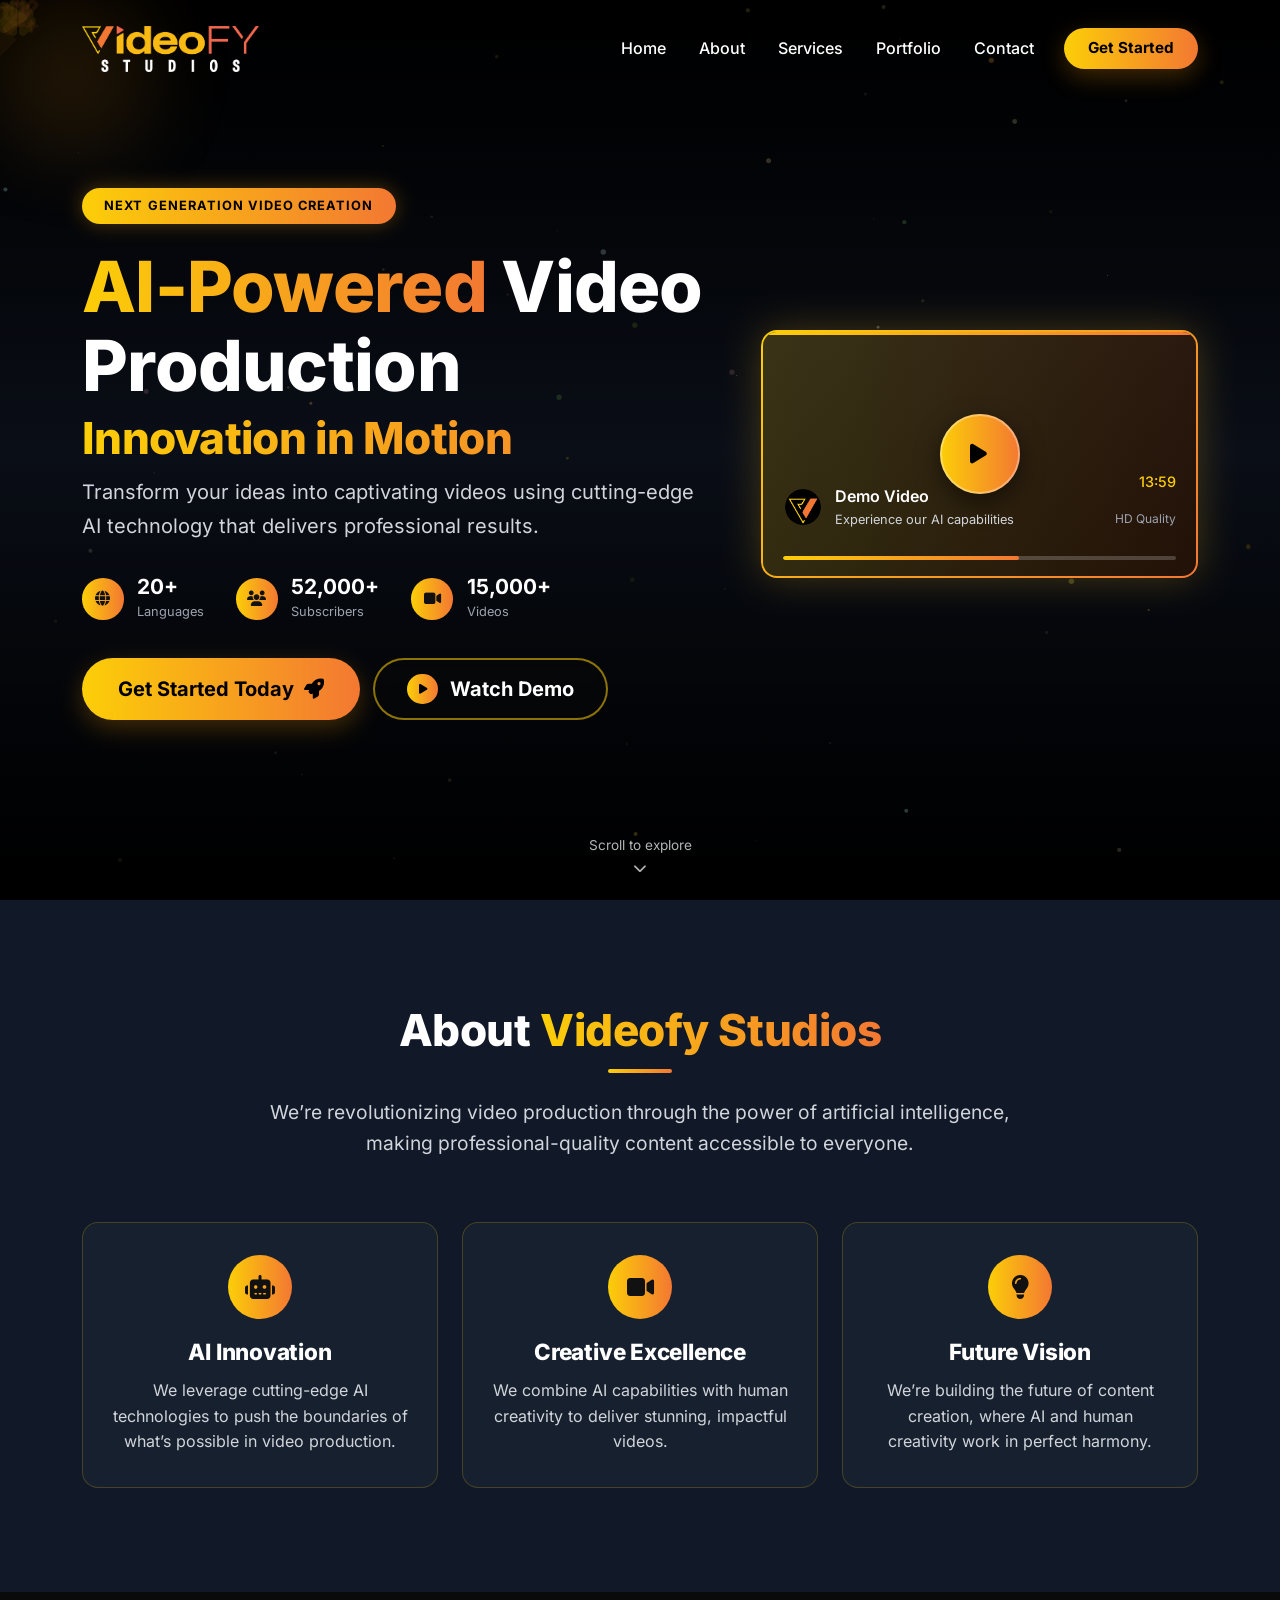
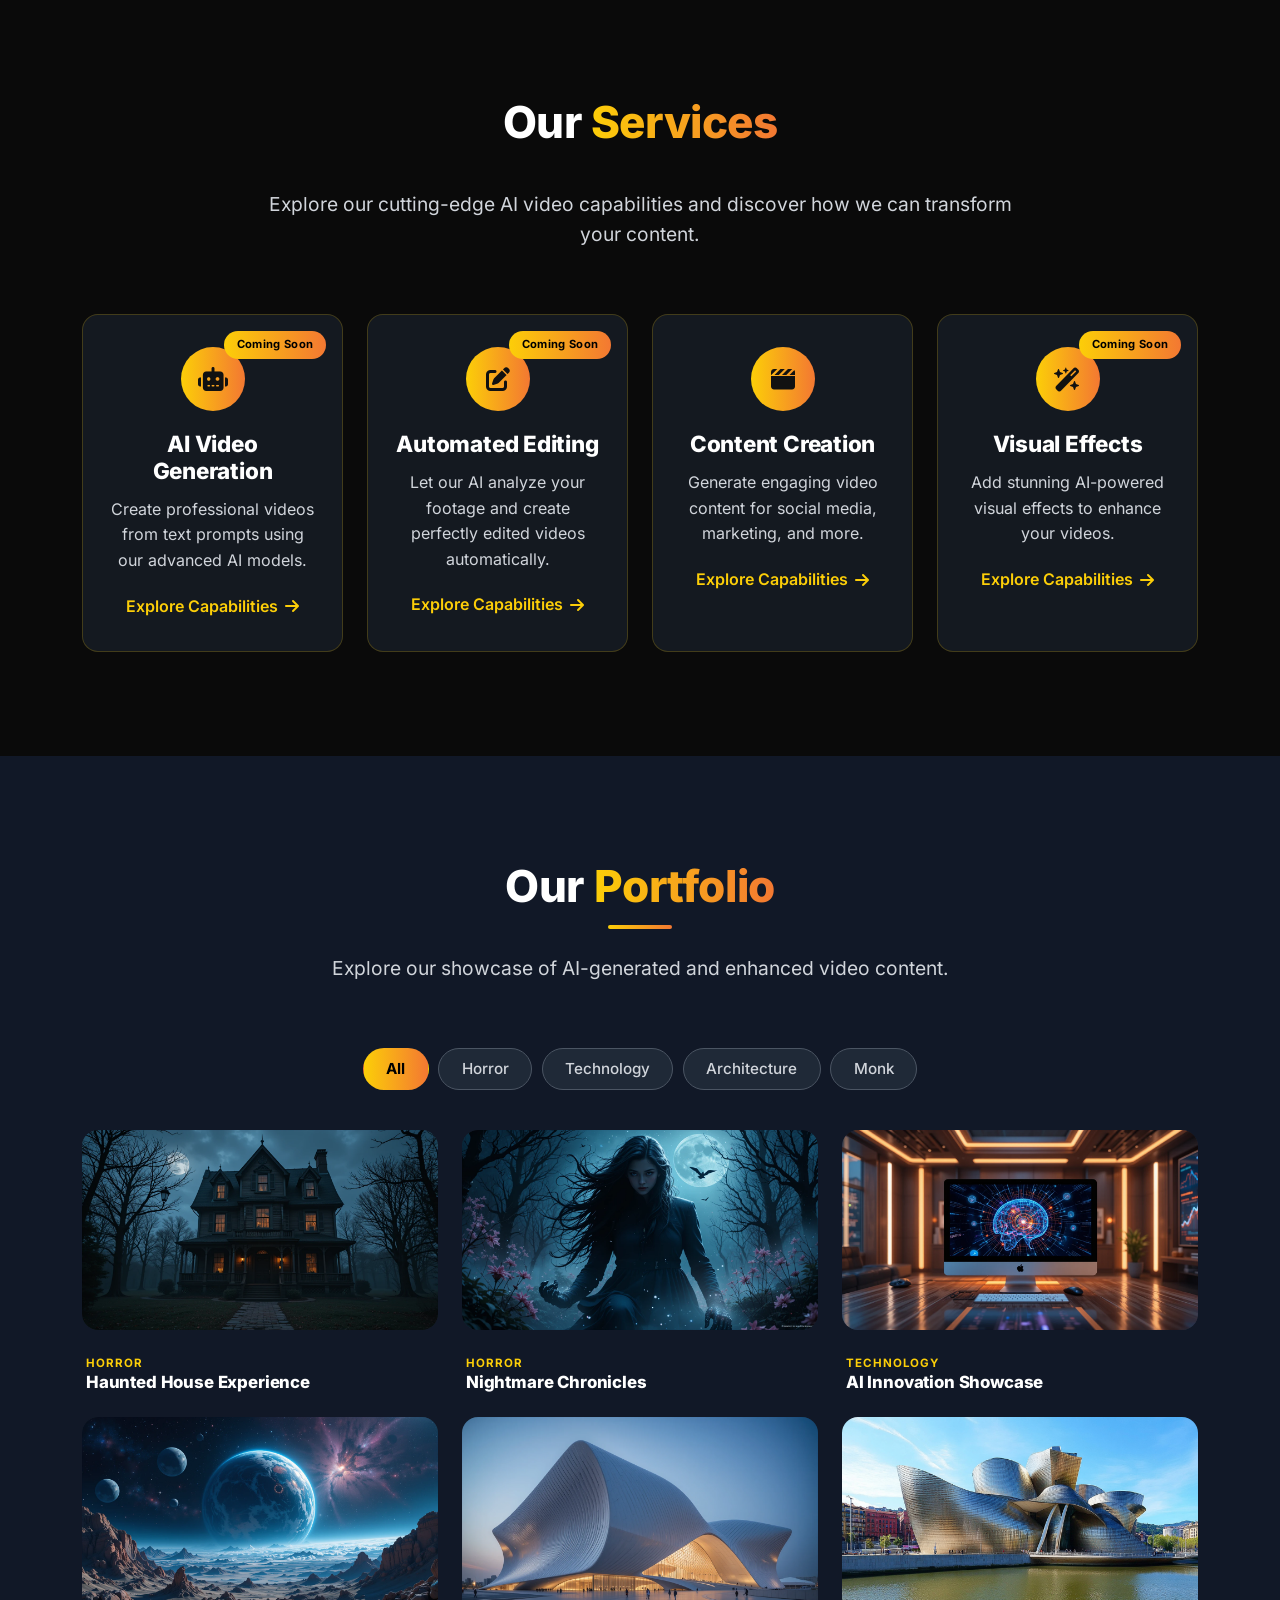
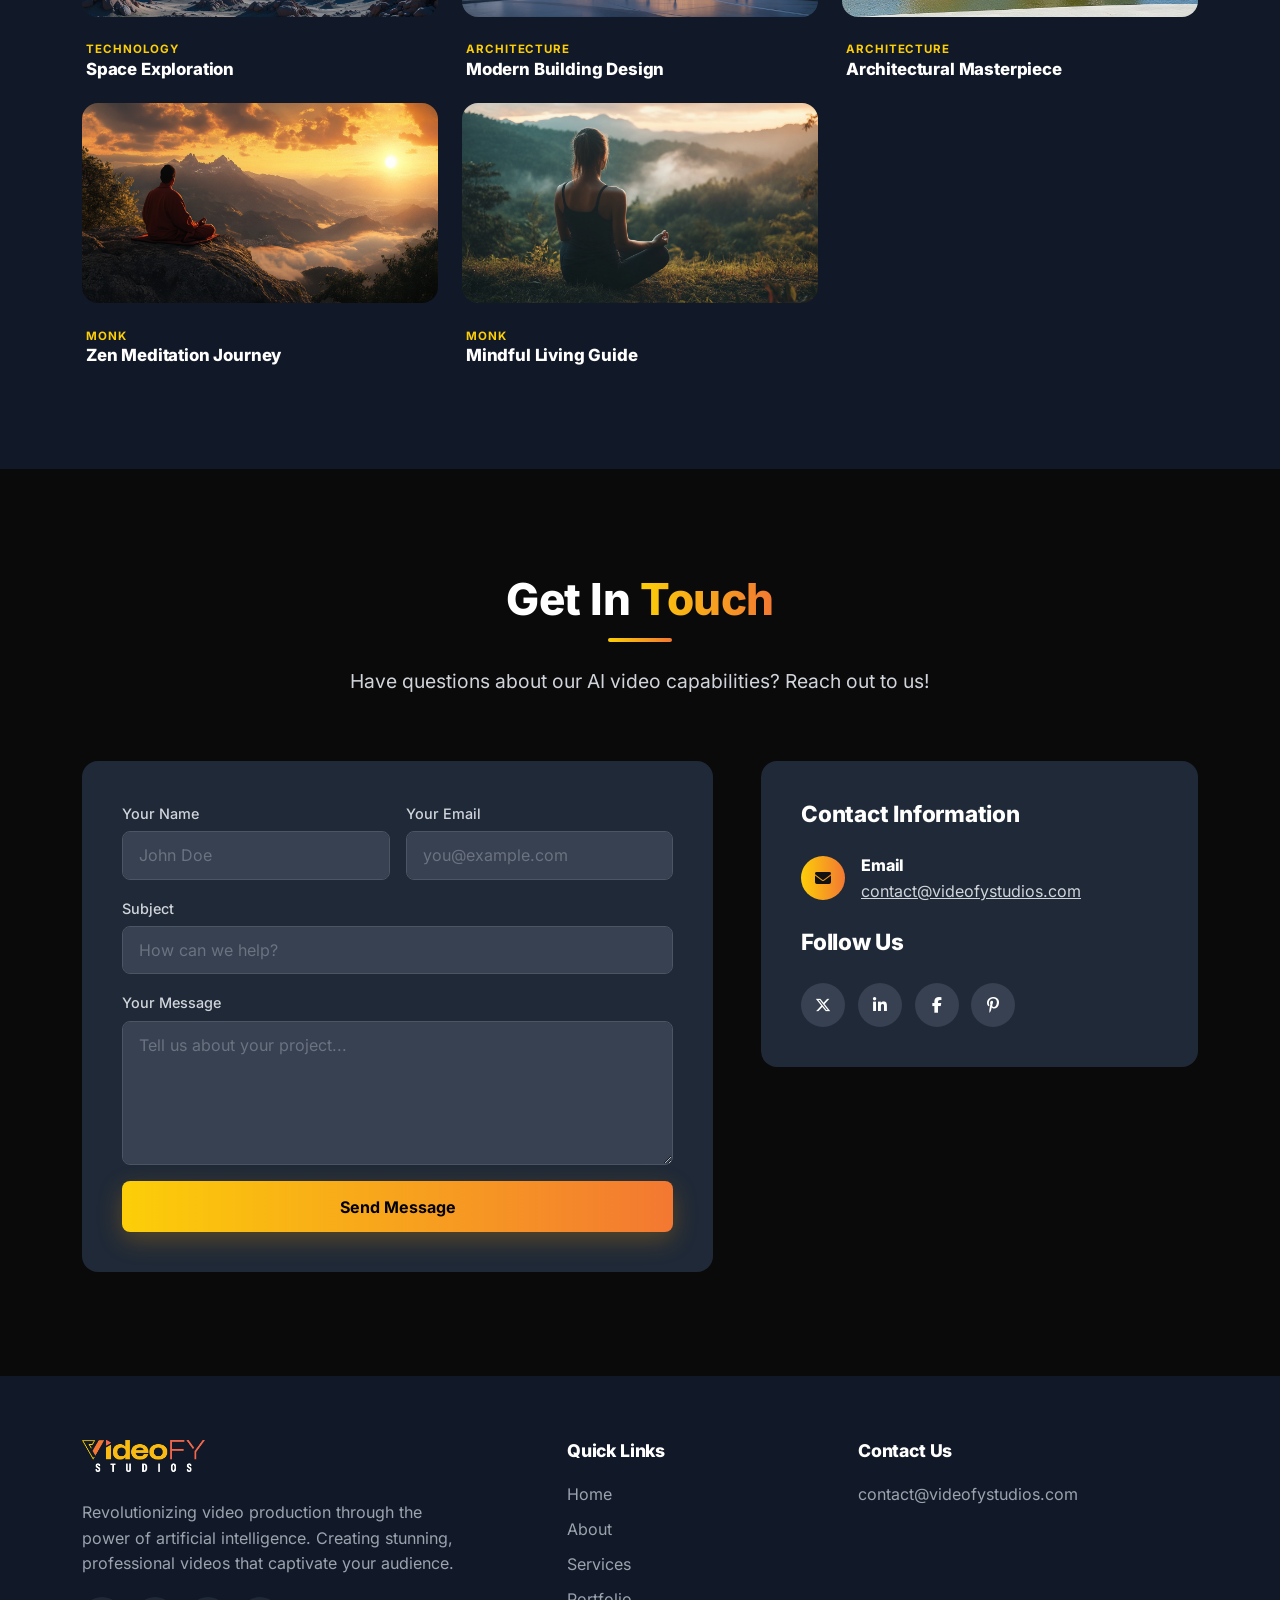
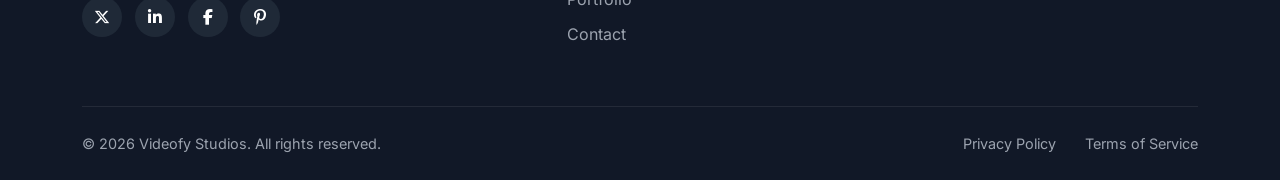
<file: index.html>
<!DOCTYPE html>
<html lang="en">

<head>
  <meta charset="UTF-8">
  <meta name="viewport" content="width=device-width, initial-scale=1.0">
  <title>Videofy Studios | AI-Powered Video Production</title>
  <meta name="description"
    content="Professional video production powered by artificial intelligence. Transform your ideas into captivating videos with cutting-edge AI technology that delivers professional results.">
  <meta name="keywords" content="AI video production, video editing, AI video generation, Videofy Studios">
  <meta name="robots" content="index, follow">
  <link rel="canonical" href="https://videofystudios.com/">

  <!-- Open Graph -->
  <meta property="og:type" content="website">
  <meta property="og:site_name" content="Videofy Studios">
  <meta property="og:title" content="Videofy Studios | AI-Powered Video Production">
  <meta property="og:description"
    content="Professional video production powered by artificial intelligence. Innovation in Motion.">
  <meta property="og:url" content="https://videofystudios.com/">
  <meta property="og:image" content="images/logo.png">

  <!-- Twitter -->
  <meta name="twitter:card" content="summary">
  <meta name="twitter:title" content="Videofy Studios | AI-Powered Video Production">
  <meta name="twitter:description" content="Professional video production powered by artificial intelligence.">

  <link rel="icon" type="image/png" href="images/favicon.png">

  <!-- Vendor CSS -->
  <link rel="stylesheet" href="assets/vendor/bootstrap/bootstrap.min.css">
  <link rel="stylesheet" href="assets/vendor/fontawesome/all.min.css">

  <!-- Site CSS -->
  <link rel="stylesheet" href="css/style.css">

  <!-- Flags for progressive enhancement (see css/style.css reveal rules) -->
  <script>document.documentElement.classList.add('js');</script>
</head>

<body>

  <a class="skip-link" href="#main">Skip to content</a>

  <!-- ======================================================================
       Header / Navigation
       ====================================================================== -->
  <header class="site-header" id="siteHeader">
    <nav class="navbar navbar-expand-lg" id="siteNav" aria-label="Main navigation">
      <div class="container">
        <a class="navbar-brand" href="index.html" aria-label="Videofy Studios - Home">
          <img class="brand-logo" src="images/logo.png" alt="Videofy Studios" width="1873" height="486">
        </a>

        <!-- Toggler opens the offcanvas menu on small screens -->
        <button class="navbar-toggler" type="button" data-bs-toggle="offcanvas" data-bs-target="#mobileMenu"
          aria-controls="mobileMenu" aria-expanded="false" aria-label="Open menu">
          <span class="navbar-toggler-icon"><span></span></span>
        </button>

        <!-- Desktop navigation -->
        <div class="collapse navbar-collapse d-none d-lg-block">
          <ul class="navbar-nav ms-auto">
            <li class="nav-item"><a class="nav-link" href="index.html#home">Home</a></li>
            <li class="nav-item"><a class="nav-link" href="index.html#about">About</a></li>
            <li class="nav-item"><a class="nav-link" href="index.html#services">Services</a></li>
            <li class="nav-item"><a class="nav-link" href="index.html#portfolio">Portfolio</a></li>
            <li class="nav-item"><a class="nav-link" href="index.html#contact">Contact</a></li>
            <li class="nav-item"><a class="btn btn-gradient nav-cta" href="index.html#contact">Get Started</a></li>
          </ul>
        </div>
      </div>
    </nav>
  </header>

  <!-- Mobile offcanvas menu -->
  <div class="offcanvas offcanvas-end mobile-menu" tabindex="-1" id="mobileMenu" aria-labelledby="mobileMenuLabel">
    <div class="offcanvas-header">
      <img class="brand-logo" src="images/logo.png" alt="Videofy Studios" width="1873" height="486">
      <button type="button" class="btn-close" data-bs-dismiss="offcanvas" aria-label="Close menu"></button>
    </div>
    <div class="offcanvas-body">
      <nav aria-label="Mobile navigation">
        <ul class="navbar-nav">
          <li class="nav-item"><a class="nav-link" href="index.html#home">Home</a></li>
          <li class="nav-item"><a class="nav-link" href="index.html#about">About</a></li>
          <li class="nav-item"><a class="nav-link" href="index.html#services">Services</a></li>
          <li class="nav-item"><a class="nav-link" href="index.html#portfolio">Portfolio</a></li>
          <li class="nav-item"><a class="nav-link" href="index.html#contact">Contact</a></li>
        </ul>
        <a class="btn btn-gradient nav-cta" href="index.html#contact">Get Started Today</a>
      </nav>
    </div>
  </div>

  <main id="main">

    <!-- ====================================================================
         Hero
         ==================================================================== -->
    <section class="hero" id="home" aria-label="Welcome to Videofy Studios">
      <!-- Animated background (canvas + floating shapes + overlay) -->
      <div class="hero-bg" aria-hidden="true">
        <canvas class="hero-canvas" id="hero-canvas"></canvas>

        <div class="parallax" data-depth="-20">
          <div class="hero-orb hero-orb-1"></div>
        </div>
        <div class="parallax" data-depth="30">
          <div class="hero-orb hero-orb-2"></div>
        </div>
        <div class="parallax" data-depth="-15">
          <div class="hero-shape hero-shape-1"></div>
        </div>
        <div class="parallax" data-depth="25">
          <div class="hero-shape hero-shape-2"></div>
        </div>
        <div class="parallax" data-depth="-10"><i class="fa-solid fa-brain hero-icon hero-icon-1"></i></div>
        <div class="parallax" data-depth="15"><i
            class="fa-solid fa-hand-sparkles hero-icon hero-icon-sm hero-icon-2"></i></div>
        <div class="parallax" data-depth="-20"><i class="fa-solid fa-wand-magic-sparkles hero-icon hero-icon-3"></i>
        </div>
        <div class="parallax" data-depth="12"><i class="fa-solid fa-play hero-icon hero-icon-4"></i></div>
      </div>
      <div class="hero-overlay" aria-hidden="true"></div>

      <div class="container hero-content">
        <div class="row align-items-center g-5">
          <!-- Text column -->
          <div class="col-lg-7 text-center text-lg-start">
            <span class="hero-badge reveal">NEXT GENERATION VIDEO CREATION</span>

            <h1 class="hero-title reveal" style="transition-delay: 0.05s">
              <span class="text-gradient">AI-Powered</span> Video Production
              <span class="hero-subtitle text-gradient d-block">Innovation in Motion</span>
            </h1>

            <p class="hero-desc reveal" style="transition-delay: 0.1s">
              Transform your ideas into captivating videos using cutting-edge AI
              technology that delivers professional results.
            </p>

            <div class="hero-stats reveal" style="transition-delay: 0.15s">
              <div class="hero-stat">
                <span class="icon-chip"><i class="fa-solid fa-globe" aria-hidden="true"></i></span>
                <span>
                  <span class="hero-stat-value"><span class="stat-number" data-count="20">0</span>+</span>
                  <span class="hero-stat-label d-block">Languages</span>
                </span>
              </div>
              <div class="hero-stat">
                <span class="icon-chip"><i class="fa-solid fa-users" aria-hidden="true"></i></span>
                <span>
                  <span class="hero-stat-value"><span class="stat-number" data-count="52000"
                      data-format="locale">0</span>+</span>
                  <span class="hero-stat-label d-block">Subscribers</span>
                </span>
              </div>
              <div class="hero-stat">
                <span class="icon-chip"><i class="fa-solid fa-video" aria-hidden="true"></i></span>
                <span>
                  <span class="hero-stat-value"><span class="stat-number" data-count="15000"
                      data-format="locale">0</span>+</span>
                  <span class="hero-stat-label d-block">Videos</span>
                </span>
              </div>
            </div>

            <div class="hero-cta reveal" style="transition-delay: 0.2s">
              <a class="btn btn-gradient btn-lg" href="index.html#contact">
                Get Started Today
                <i class="fa-solid fa-rocket" aria-hidden="true"></i>
              </a>
              <button type="button" class="btn btn-demo btn-lg" data-bs-toggle="modal" data-bs-target="#videoModal"
                data-video-id="C1-P1dL3Taw" data-video-title="Videofy Studios Demo Video">
                <span class="icon-circle"><i class="fa-solid fa-play" aria-hidden="true"></i></span>
                Watch Demo
              </button>
            </div>
          </div>

          <!-- Demo video card column (desktop only) -->
          <div class="col-lg-5">
            <div class="demo-card-wrap d-none d-lg-block reveal" style="transition-delay: 0.25s">
              <div class="demo-card">
                <div class="demo-card-inner">
                  <div class="demo-card-sheen" aria-hidden="true"></div>
                  <div class="demo-card-bar" aria-hidden="true"></div>

                  <div class="demo-card-play">
                    <button type="button" class="play-btn" aria-label="Play demo video" data-bs-toggle="modal"
                      data-bs-target="#videoModal" data-video-id="C1-P1dL3Taw"
                      data-video-title="Videofy Studios Demo Video">
                      <span class="play-btn-ring" aria-hidden="true"></span>
                      <i class="fa-solid fa-play" aria-hidden="true"></i>
                    </button>
                  </div>

                  <div class="demo-card-bottom">
                    <div class="demo-card-info">
                      <div class="demo-card-meta">
                        <span class="demo-card-logo">
                          <img src="images/favicon.png" alt="Videofy Studios logo" width="500" height="500"
                            loading="lazy">
                        </span>
                        <span>
                          <button type="button" class="demo-card-title-btn" data-bs-toggle="modal"
                            data-bs-target="#videoModal" data-video-id="C1-P1dL3Taw"
                            data-video-title="Videofy Studios Demo Video">
                            Demo Video
                          </button>
                          <p class="demo-card-sub">Experience our AI capabilities</p>
                        </span>
                      </div>
                      <div class="demo-card-dur">
                        <p class="dur">13:59</p>
                        <p class="quality">HD Quality</p>
                      </div>
                    </div>
                    <div class="demo-card-progress" aria-hidden="true">
                      <div class="fill"></div>
                    </div>
                  </div>
                </div>
              </div>
            </div>
          </div>
        </div>
      </div>

      <a class="scroll-indicator" href="index.html#about">
        <span>Scroll to explore</span>
        <i class="fa-solid fa-chevron-down" aria-hidden="true"></i>
      </a>
    </section>

    <!-- ====================================================================
         About
         ==================================================================== -->
    <section class="about-section section-pad" id="about" aria-labelledby="about-title">
      <div class="container">
        <div class="section-head">
          <h2 class="section-title reveal" id="about-title">
            About <span class="text-gradient">Videofy Studios</span>
          </h2>
          <div class="section-divider reveal" aria-hidden="true"></div>
          <p class="section-lead reveal" style="transition-delay: 0.05s">
            We&rsquo;re revolutionizing video production through the power of
            artificial intelligence, making professional-quality content
            accessible to everyone.
          </p>
        </div>

        <div class="row g-4">
          <div class="col-md-4 reveal">
            <article class="value-card">
              <span class="icon-chip"><i class="fa-solid fa-robot" aria-hidden="true"></i></span>
              <h3>AI Innovation</h3>
              <p>We leverage cutting-edge AI technologies to push the boundaries of what&rsquo;s possible in video
                production.</p>
            </article>
          </div>
          <div class="col-md-4 reveal" style="transition-delay: 0.1s">
            <article class="value-card">
              <span class="icon-chip"><i class="fa-solid fa-video" aria-hidden="true"></i></span>
              <h3>Creative Excellence</h3>
              <p>We combine AI capabilities with human creativity to deliver stunning, impactful videos.</p>
            </article>
          </div>
          <div class="col-md-4 reveal" style="transition-delay: 0.2s">
            <article class="value-card">
              <span class="icon-chip"><i class="fa-solid fa-lightbulb" aria-hidden="true"></i></span>
              <h3>Future Vision</h3>
              <p>We&rsquo;re building the future of content creation, where AI and human creativity work in perfect
                harmony.</p>
            </article>
          </div>
        </div>
      </div>
    </section>

    <!-- ====================================================================
         Services
         ==================================================================== -->
    <section class="services-section section-pad" id="services" aria-labelledby="services-title">
      <div class="container">
        <div class="section-head">
          <h2 class="section-title reveal" id="services-title">
            Our <span class="text-gradient">Services</span>
          </h2>
          <div class="section-divider reveal" aria-hidden="true"></div>
          <p class="section-lead reveal" style="transition-delay: 0.05s">
            Explore our cutting-edge AI video capabilities and discover how we
            can transform your content.
          </p>
        </div>

        <div class="row g-4">
          <div class="col-md-6 col-xl-3 reveal">
            <article class="service-card">
              <span class="coming-soon">Coming Soon</span>
              <span class="icon-chip"><i class="fa-solid fa-robot" aria-hidden="true"></i></span>
              <h3>AI Video Generation</h3>
              <p>Create professional videos from text prompts using our advanced AI models.</p>
              <a class="service-link" href="index.html#contact">Explore Capabilities <i class="fa-solid fa-arrow-right"
                  aria-hidden="true"></i></a>
            </article>
          </div>
          <div class="col-md-6 col-xl-3 reveal" style="transition-delay: 0.1s">
            <article class="service-card">
              <span class="coming-soon">Coming Soon</span>
              <span class="icon-chip"><i class="fa-solid fa-pen-to-square" aria-hidden="true"></i></span>
              <h3>Automated Editing</h3>
              <p>Let our AI analyze your footage and create perfectly edited videos automatically.</p>
              <a class="service-link" href="index.html#contact">Explore Capabilities <i class="fa-solid fa-arrow-right"
                  aria-hidden="true"></i></a>
            </article>
          </div>
          <div class="col-md-6 col-xl-3 reveal" style="transition-delay: 0.2s">
            <article class="service-card">
              <span class="icon-chip"><i class="fa-solid fa-clapperboard" aria-hidden="true"></i></span>
              <h3>Content Creation</h3>
              <p>Generate engaging video content for social media, marketing, and more.</p>
              <a class="service-link" href="index.html#contact">Explore Capabilities <i class="fa-solid fa-arrow-right"
                  aria-hidden="true"></i></a>
            </article>
          </div>
          <div class="col-md-6 col-xl-3 reveal" style="transition-delay: 0.3s">
            <article class="service-card">
              <span class="coming-soon">Coming Soon</span>
              <span class="icon-chip"><i class="fa-solid fa-wand-magic-sparkles" aria-hidden="true"></i></span>
              <h3>Visual Effects</h3>
              <p>Add stunning AI-powered visual effects to enhance your videos.</p>
              <a class="service-link" href="index.html#contact">Explore Capabilities <i class="fa-solid fa-arrow-right"
                  aria-hidden="true"></i></a>
            </article>
          </div>
        </div>
      </div>
    </section>

    <!-- ====================================================================
         Portfolio
         ==================================================================== -->
    <section class="portfolio-section section-pad" id="portfolio" aria-labelledby="portfolio-title">
      <div class="container">
        <div class="section-head">
          <h2 class="section-title reveal" id="portfolio-title">
            Our <span class="text-gradient">Portfolio</span>
          </h2>
          <div class="section-divider reveal" aria-hidden="true"></div>
          <p class="section-lead reveal" style="transition-delay: 0.05s">
            Explore our showcase of AI-generated and enhanced video content.
          </p>
        </div>

        <!-- Filters -->
        <div class="filter-bar reveal" role="group" aria-label="Filter portfolio by category">
          <button type="button" class="filter-btn active" data-filter="all" aria-pressed="true">All</button>
          <button type="button" class="filter-btn" data-filter="Horror" aria-pressed="false">Horror</button>
          <button type="button" class="filter-btn" data-filter="Technology" aria-pressed="false">Technology</button>
          <button type="button" class="filter-btn" data-filter="Architecture" aria-pressed="false">Architecture</button>
          <button type="button" class="filter-btn" data-filter="Monk" aria-pressed="false">Monk</button>
        </div>

        <!-- Portfolio grid -->
        <div class="row g-4" id="portfolioGrid">
          <div class="col-sm-6 col-lg-4 portfolio-card reveal" data-category="Horror">
            <button type="button" class="portfolio-open w-100 border-0 p-0 text-start bg-transparent"
              data-bs-toggle="modal" data-bs-target="#videoModal" data-video-id="S3AkCTbfvIk"
              data-video-title="Haunted House Experience" data-video-category="Horror"
              aria-label="Play Haunted House Experience video">
              <span class="card-media d-block">
                <img src="images/Category/Horror/haunted_house_experience.webp"
                  alt="Haunted House Experience video thumbnail" width="1279" height="719" loading="lazy">
                <span class="card-media-overlay">
                  <span class="overlay-play"><i class="fa-solid fa-play" aria-hidden="true"></i></span>
                  <span class="play-hint">Watch Video</span>
                </span>
              </span>
            </button>
            <div class="card-caption">
              <span class="d-block card-cat">Horror</span>
              <h3 class="mb-0">Haunted House Experience</h3>
            </div>
          </div>

          <div class="col-sm-6 col-lg-4 portfolio-card reveal" style="transition-delay: 0.1s" data-category="Horror">
            <button type="button" class="portfolio-open w-100 border-0 p-0 text-start bg-transparent"
              data-bs-toggle="modal" data-bs-target="#videoModal" data-video-id="JUg-ZkjVvm8"
              data-video-title="Nightmare Chronicles" data-video-category="Horror"
              aria-label="Play Nightmare Chronicles video">
              <span class="card-media d-block">
                <img src="images/Category/Horror/nightmare_chronicles.webp" alt="Nightmare Chronicles video thumbnail"
                  width="1279" height="719" loading="lazy">
                <span class="card-media-overlay">
                  <span class="overlay-play"><i class="fa-solid fa-play" aria-hidden="true"></i></span>
                  <span class="play-hint">Watch Video</span>
                </span>
              </span>
            </button>
            <div class="card-caption">
              <span class="d-block card-cat">Horror</span>
              <h3 class="mb-0">Nightmare Chronicles</h3>
            </div>
          </div>

          <div class="col-sm-6 col-lg-4 portfolio-card reveal" style="transition-delay: 0.2s"
            data-category="Technology">
            <button type="button" class="portfolio-open w-100 border-0 p-0 text-start bg-transparent"
              data-bs-toggle="modal" data-bs-target="#videoModal" data-video-id="2RF5-qYR4G0"
              data-video-title="AI Innovation Showcase" data-video-category="Technology"
              aria-label="Play AI Innovation Showcase video">
              <span class="card-media d-block">
                <img src="images/Category/Technology/ai_innovation_showcase.webp"
                  alt="AI Innovation Showcase video thumbnail" width="1279" height="719" loading="lazy">
                <span class="card-media-overlay">
                  <span class="overlay-play"><i class="fa-solid fa-play" aria-hidden="true"></i></span>
                  <span class="play-hint">Watch Video</span>
                </span>
              </span>
            </button>
            <div class="card-caption">
              <span class="d-block card-cat">Technology</span>
              <h3 class="mb-0">AI Innovation Showcase</h3>
            </div>
          </div>

          <div class="col-sm-6 col-lg-4 portfolio-card reveal" style="transition-delay: 0.3s"
            data-category="Technology">
            <button type="button" class="portfolio-open w-100 border-0 p-0 text-start bg-transparent"
              data-bs-toggle="modal" data-bs-target="#videoModal" data-video-id="jfH5wtTzlxM"
              data-video-title="Space Exploration" data-video-category="Technology"
              aria-label="Play Space Exploration video">
              <span class="card-media d-block">
                <img src="images/Category/Technology/space_exploration.webp" alt="Space Exploration video thumbnail"
                  width="1279" height="719" loading="lazy">
                <span class="card-media-overlay">
                  <span class="overlay-play"><i class="fa-solid fa-play" aria-hidden="true"></i></span>
                  <span class="play-hint">Watch Video</span>
                </span>
              </span>
            </button>
            <div class="card-caption">
              <span class="d-block card-cat">Technology</span>
              <h3 class="mb-0">Space Exploration</h3>
            </div>
          </div>

          <div class="col-sm-6 col-lg-4 portfolio-card reveal" data-category="Architecture">
            <button type="button" class="portfolio-open w-100 border-0 p-0 text-start bg-transparent"
              data-bs-toggle="modal" data-bs-target="#videoModal" data-video-id="sVTsm3hJwq0"
              data-video-title="Modern Building Design" data-video-category="Architecture"
              aria-label="Play Modern Building Design video">
              <span class="card-media d-block">
                <img src="images/Category/Architecture/modern_building_design.webp"
                  alt="Modern Building Design video thumbnail" width="1279" height="719" loading="lazy">
                <span class="card-media-overlay">
                  <span class="overlay-play"><i class="fa-solid fa-play" aria-hidden="true"></i></span>
                  <span class="play-hint">Watch Video</span>
                </span>
              </span>
            </button>
            <div class="card-caption">
              <span class="d-block card-cat">Architecture</span>
              <h3 class="mb-0">Modern Building Design</h3>
            </div>
          </div>

          <div class="col-sm-6 col-lg-4 portfolio-card reveal" style="transition-delay: 0.1s"
            data-category="Architecture">
            <button type="button" class="portfolio-open w-100 border-0 p-0 text-start bg-transparent"
              data-bs-toggle="modal" data-bs-target="#videoModal" data-video-id="8N-r4WSEZBY"
              data-video-title="Architectural Masterpiece" data-video-category="Architecture"
              aria-label="Play Architectural Masterpiece video">
              <span class="card-media d-block">
                <img src="images/Category/Architecture/architectural_masterpiece.webp"
                  alt="Architectural Masterpiece video thumbnail" width="1279" height="719" loading="lazy">
                <span class="card-media-overlay">
                  <span class="overlay-play"><i class="fa-solid fa-play" aria-hidden="true"></i></span>
                  <span class="play-hint">Watch Video</span>
                </span>
              </span>
            </button>
            <div class="card-caption">
              <span class="d-block card-cat">Architecture</span>
              <h3 class="mb-0">Architectural Masterpiece</h3>
            </div>
          </div>

          <div class="col-sm-6 col-lg-4 portfolio-card reveal" style="transition-delay: 0.2s" data-category="Monk">
            <button type="button" class="portfolio-open w-100 border-0 p-0 text-start bg-transparent"
              data-bs-toggle="modal" data-bs-target="#videoModal" data-video-id="pGgV46Cfxis"
              data-video-title="Zen Meditation Journey" data-video-category="Monk"
              aria-label="Play Zen Meditation Journey video">
              <span class="card-media d-block">
                <img src="images/Category/Monk/zen_meditation_journey.webp" alt="Zen Meditation Journey video thumbnail"
                  width="1279" height="719" loading="lazy">
                <span class="card-media-overlay">
                  <span class="overlay-play"><i class="fa-solid fa-play" aria-hidden="true"></i></span>
                  <span class="play-hint">Watch Video</span>
                </span>
              </span>
            </button>
            <div class="card-caption">
              <span class="d-block card-cat">Monk</span>
              <h3 class="mb-0">Zen Meditation Journey</h3>
            </div>
          </div>

          <div class="col-sm-6 col-lg-4 portfolio-card reveal" style="transition-delay: 0.3s" data-category="Monk">
            <button type="button" class="portfolio-open w-100 border-0 p-0 text-start bg-transparent"
              data-bs-toggle="modal" data-bs-target="#videoModal" data-video-id="-xFN7QF4r64"
              data-video-title="Mindful Living Guide" data-video-category="Monk"
              aria-label="Play Mindful Living Guide video">
              <span class="card-media d-block">
                <img src="images/Category/Monk/mindful_living_guide.webp" alt="Mindful Living Guide video thumbnail"
                  width="1279" height="719" loading="lazy">
                <span class="card-media-overlay">
                  <span class="overlay-play"><i class="fa-solid fa-play" aria-hidden="true"></i></span>
                  <span class="play-hint">Watch Video</span>
                </span>
              </span>
            </button>
            <div class="card-caption">
              <span class="d-block card-cat">Monk</span>
              <h3 class="mb-0">Mindful Living Guide</h3>
            </div>
          </div>
        </div>
      </div>
    </section>

    <!-- ====================================================================
         Contact
         ==================================================================== -->
    <section class="contact-section section-pad" id="contact" aria-labelledby="contact-title">
      <div class="container">
        <div class="section-head">
          <h2 class="section-title reveal" id="contact-title">
            Get In <span class="text-gradient">Touch</span>
          </h2>
          <div class="section-divider reveal" aria-hidden="true"></div>
          <p class="section-lead reveal" style="transition-delay: 0.05s">
            Have questions about our AI video capabilities? Reach out to us!
          </p>
        </div>

        <div class="row g-4 g-lg-5 align-items-start">
          <!-- Contact form -->
          <div class="col-lg-7 reveal">
            <form class="contact-form" id="contactForm" novalidate>
              <div class="form-status" id="formStatus" role="status" aria-live="polite"></div>

              <div class="row g-3">
                <div class="col-md-6">
                  <label for="name" class="form-label">Your Name</label>
                  <input type="text" class="form-control" id="name" name="name" placeholder="John Doe"
                    autocomplete="name" required>
                  <div class="invalid-feedback" id="name-feedback"></div>
                </div>
                <div class="col-md-6">
                  <label for="email" class="form-label">Your Email</label>
                  <input type="email" class="form-control" id="email" name="email" placeholder="you@example.com"
                    autocomplete="email" required>
                  <div class="invalid-feedback" id="email-feedback"></div>
                </div>
                <div class="col-12">
                  <label for="subject" class="form-label">Subject</label>
                  <input type="text" class="form-control" id="subject" name="subject" placeholder="How can we help?"
                    required>
                  <div class="invalid-feedback" id="subject-feedback"></div>
                </div>
                <div class="col-12">
                  <label for="message" class="form-label">Your Message</label>
                  <textarea class="form-control" id="message" name="message" rows="5"
                    placeholder="Tell us about your project..." required></textarea>
                  <div class="invalid-feedback" id="message-feedback"></div>
                </div>
                <div class="col-12">
                  <button type="submit" class="btn btn-gradient btn-submit">Send Message</button>
                </div>
              </div>
            </form>
          </div>

          <!-- Contact information -->
          <div class="col-lg-5 reveal" style="transition-delay: 0.1s">
            <aside class="info-card">
              <h3>Contact Information</h3>

              <div class="contact-row">
                <span class="icon-chip"><i class="fa-solid fa-envelope" aria-hidden="true"></i></span>
                <div>
                  <h4>Email</h4>
                  <p><a href="mailto:contact@videofystudios.com">contact@videofystudios.com</a></p>
                </div>
              </div>

              <h3>Follow Us</h3>
              <div class="social-row">
                <a class="social-icon" href="https://x.com/videofystudio" target="_blank" rel="noopener noreferrer"
                  aria-label="Videofy Studios on X (Twitter)">
                  <i class="fa-brands fa-x-twitter" aria-hidden="true"></i>
                </a>
                <a class="social-icon" href="https://www.linkedin.com/company/videofyaistudios" target="_blank"
                  rel="noopener noreferrer" aria-label="Videofy Studios on LinkedIn">
                  <i class="fa-brands fa-linkedin-in" aria-hidden="true"></i>
                </a>
                <a class="social-icon" href="https://www.facebook.com/profile.php?id=61570953320288" target="_blank"
                  rel="noopener noreferrer" aria-label="Videofy Studios on Facebook">
                  <i class="fa-brands fa-facebook-f" aria-hidden="true"></i>
                </a>
                <a class="social-icon" href="https://www.pinterest.com/VideoFYStudios/" target="_blank"
                  rel="noopener noreferrer" aria-label="Videofy Studios on Pinterest">
                  <i class="fa-brands fa-pinterest-p" aria-hidden="true"></i>
                </a>
              </div>
            </aside>
          </div>
        </div>
      </div>
    </section>
  </main>

  <!-- ======================================================================
       Footer
       ====================================================================== -->
  <footer class="site-footer">
    <div class="container">
      <div class="row g-4 g-lg-5">
        <!-- Company info -->
        <div class="col-lg-5">
          <a class="brand-logo d-inline-block" href="index.html" aria-label="Videofy Studios - Home">
            <img class="brand-logo" src="images/logo.png" alt="Videofy Studios" width="1873" height="486">
          </a>
          <p class="footer-about">
            Revolutionizing video production through the power of artificial
            intelligence. Creating stunning, professional videos that captivate
            your audience.
          </p>
          <div class="social-row">
            <a class="social-icon" href="https://x.com/videofystudio" target="_blank" rel="noopener noreferrer"
              aria-label="Videofy Studios on X (Twitter)">
              <i class="fa-brands fa-x-twitter" aria-hidden="true"></i>
            </a>
            <a class="social-icon" href="https://www.linkedin.com/company/videofyaistudios" target="_blank"
              rel="noopener noreferrer" aria-label="Videofy Studios on LinkedIn">
              <i class="fa-brands fa-linkedin-in" aria-hidden="true"></i>
            </a>
            <a class="social-icon" href="https://www.facebook.com/profile.php?id=61570953320288" target="_blank"
              rel="noopener noreferrer" aria-label="Videofy Studios on Facebook">
              <i class="fa-brands fa-facebook-f" aria-hidden="true"></i>
            </a>
            <a class="social-icon" href="https://www.pinterest.com/VideoFYStudios/" target="_blank"
              rel="noopener noreferrer" aria-label="Videofy Studios on Pinterest">
              <i class="fa-brands fa-pinterest-p" aria-hidden="true"></i>
            </a>
          </div>
        </div>

        <!-- Quick links -->
        <div class="col-md-6 col-lg-3">
          <h3>Quick Links</h3>
          <ul class="footer-links">
            <li><a href="index.html#home">Home</a></li>
            <li><a href="index.html#about">About</a></li>
            <li><a href="index.html#services">Services</a></li>
            <li><a href="index.html#portfolio">Portfolio</a></li>
            <li><a href="index.html#contact">Contact</a></li>
          </ul>
        </div>

        <!-- Contact -->
        <div class="col-md-6 col-lg-4">
          <h3>Contact Us</h3>
          <div class="footer-contact">
            <address>
              <a href="mailto:contact@videofystudios.com">contact@videofystudios.com</a>
            </address>
          </div>
        </div>
      </div>

      <div class="footer-bottom">
        <p>&copy; <span id="year">2026</span> Videofy Studios. All rights reserved.</p>
        <div class="footer-legal">
          <a href="privacy.html">Privacy Policy</a>
          <a href="terms.html">Terms of Service</a>
        </div>
      </div>
    </div>
  </footer>

  <!-- ======================================================================
       Video modal (shared by the hero demo and portfolio items)
       ====================================================================== -->
  <div class="modal fade video-modal" id="videoModal" tabindex="-1" aria-labelledby="videoModalTitle"
    aria-hidden="true">
    <div class="modal-dialog modal-dialog-centered modal-lg">
      <div class="modal-content">
        <div class="modal-header">
          <div>
            <h3 class="modal-title" id="videoModalTitle"></h3>
            <p class="modal-cat" id="videoModalCat"></p>
          </div>
          <button type="button" class="btn-close" data-bs-dismiss="modal" aria-label="Close video"></button>
        </div>
        <div class="modal-body p-0">
          <div class="video-embed ratio ratio-16x9">
            <iframe id="videoModalFrame" title="Videofy Studios video player" src="about:blank"
              allow="accelerometer; autoplay; clipboard-write; encrypted-media; gyroscope; picture-in-picture"
              allowfullscreen></iframe>
          </div>
        </div>
      </div>
    </div>
  </div>

  <!-- Vendor JS -->
  <script src="assets/vendor/bootstrap/bootstrap.bundle.min.js" defer></script>
  <!-- Site JS -->
  <script src="js/script.js" defer></script>
</body>

</html>
</file>
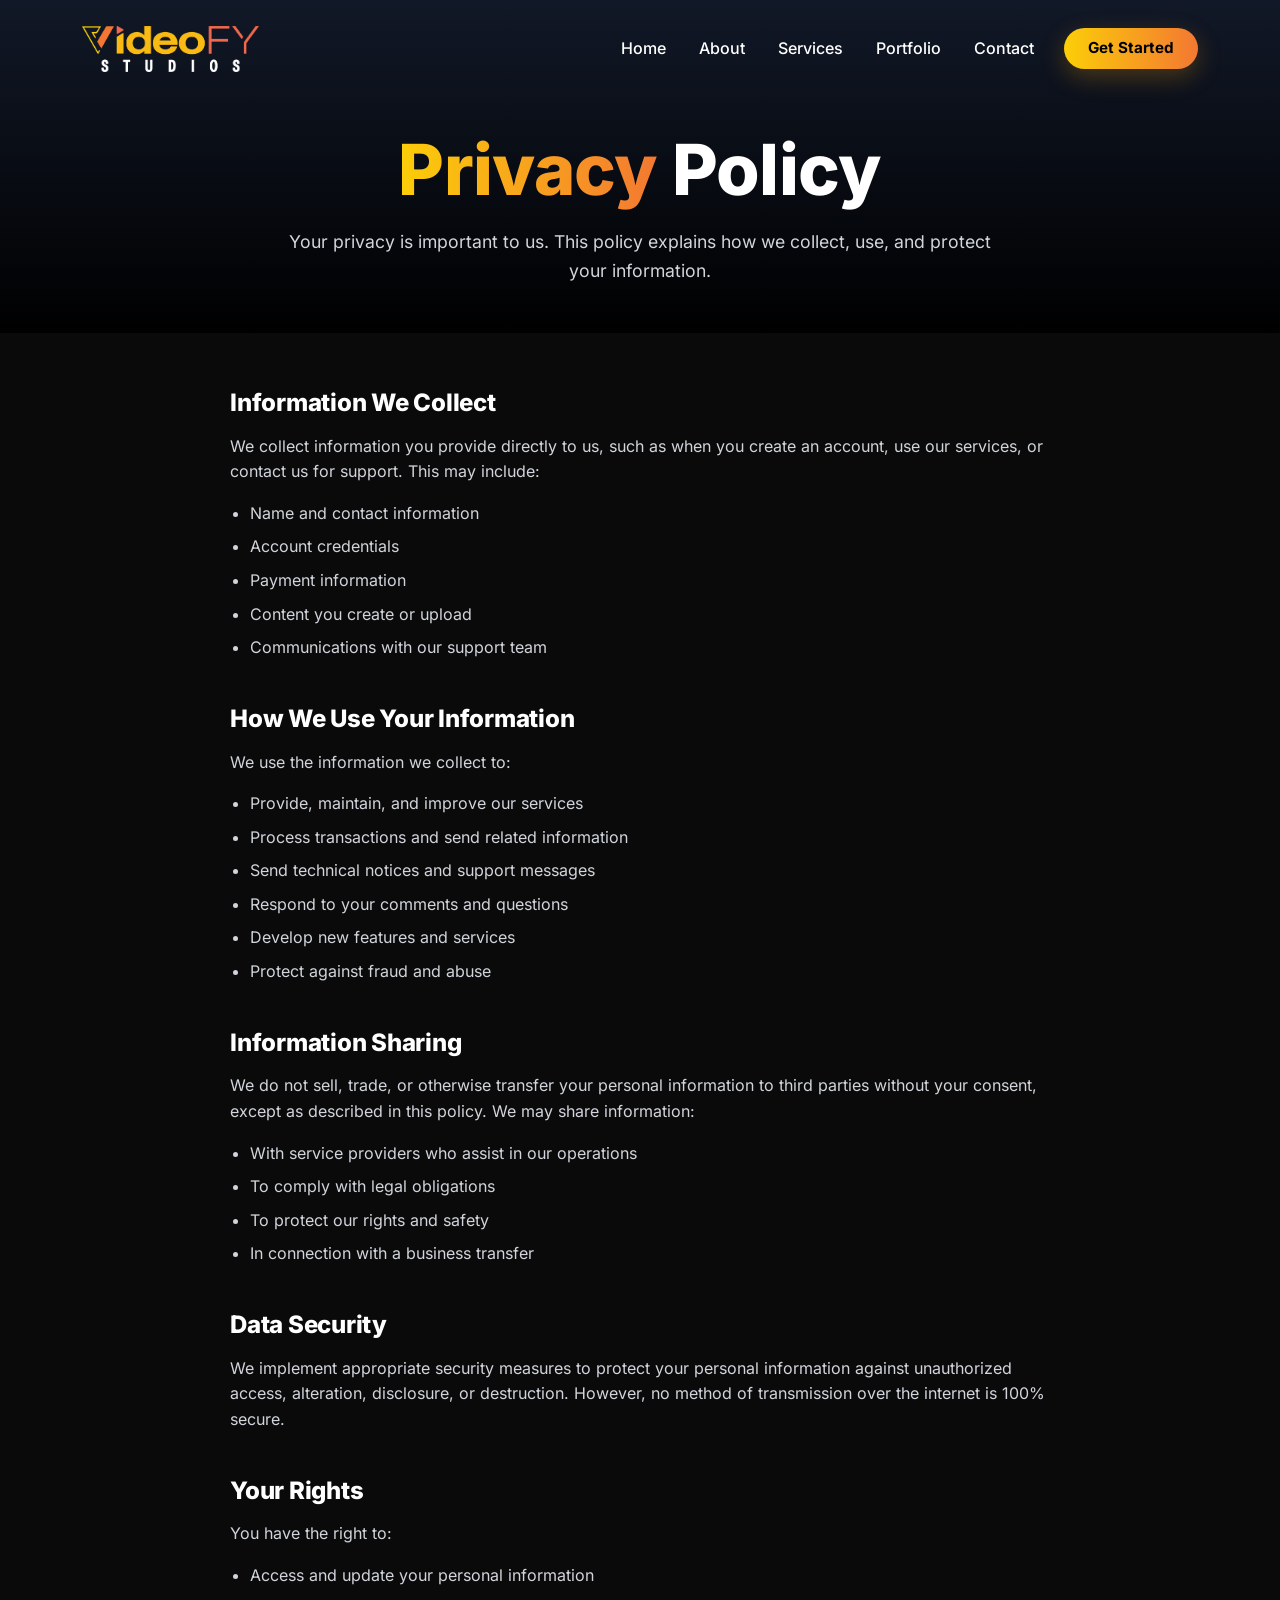
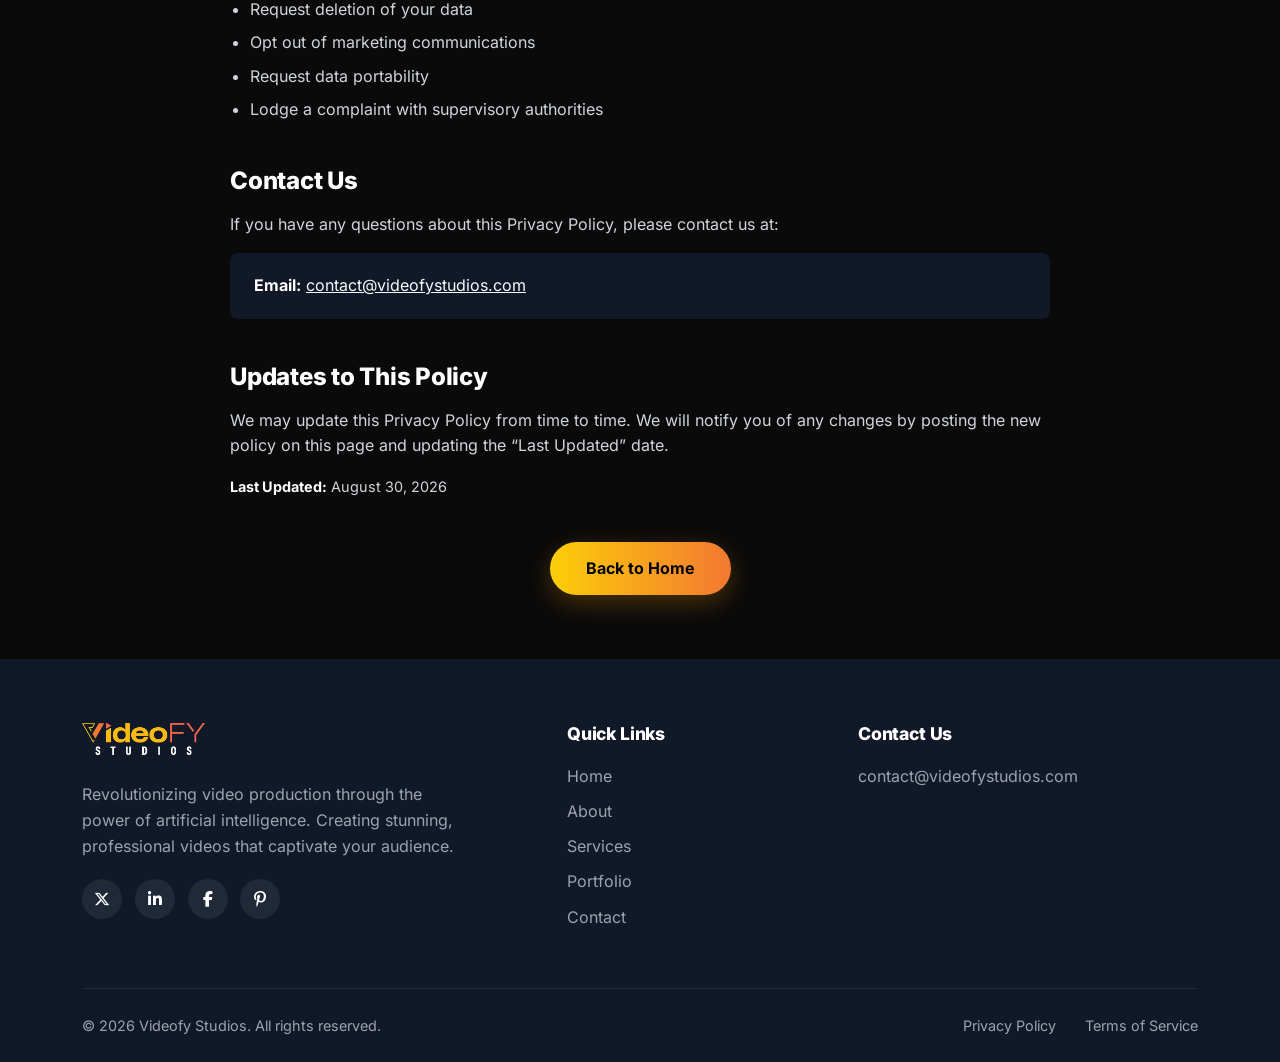
<file: privacy.html>
<!DOCTYPE html>
<html lang="en">

<head>
  <meta charset="UTF-8">
  <meta name="viewport" content="width=device-width, initial-scale=1.0">
  <title>Privacy Policy | Videofy Studios</title>
  <meta name="description"
    content="Videofy Studios Privacy Policy. Your privacy is important to us. This policy explains how we collect, use, and protect your information.">
  <meta name="robots" content="index, follow">
  <link rel="canonical" href="https://videofystudios.com/privacy">

  <!-- Open Graph -->
  <meta property="og:type" content="website">
  <meta property="og:site_name" content="Videofy Studios">
  <meta property="og:title" content="Privacy Policy | Videofy Studios">
  <meta property="og:description"
    content="Your privacy is important to us. This policy explains how we collect, use, and protect your information.">
  <meta property="og:url" content="https://videofystudios.com/privacy">

  <link rel="icon" type="image/png" href="images/favicon.png">

  <!-- Vendor CSS -->
  <link rel="stylesheet" href="assets/vendor/bootstrap/bootstrap.min.css">
  <link rel="stylesheet" href="assets/vendor/fontawesome/all.min.css">

  <!-- Site CSS -->
  <link rel="stylesheet" href="css/style.css">

  <!-- Flags for progressive enhancement (see css/style.css reveal rules) -->
  <script>document.documentElement.classList.add('js');</script>
</head>

<body class="legal-page">

  <a class="skip-link" href="#main">Skip to content</a>

  <!-- ======================================================================
       Header / Navigation
       ====================================================================== -->
  <header class="site-header" id="siteHeader">
    <nav class="navbar navbar-expand-lg" id="siteNav" aria-label="Main navigation">
      <div class="container">
        <a class="navbar-brand" href="index.html" aria-label="Videofy Studios - Home">
          <img class="brand-logo" src="images/logo.png" alt="Videofy Studios" width="1873" height="486">
        </a>

        <button class="navbar-toggler" type="button" data-bs-toggle="offcanvas" data-bs-target="#mobileMenu"
          aria-controls="mobileMenu" aria-expanded="false" aria-label="Open menu">
          <span class="navbar-toggler-icon"><span></span></span>
        </button>

        <div class="collapse navbar-collapse d-none d-lg-block">
          <ul class="navbar-nav ms-auto">
            <li class="nav-item"><a class="nav-link" href="index.html#home">Home</a></li>
            <li class="nav-item"><a class="nav-link" href="index.html#about">About</a></li>
            <li class="nav-item"><a class="nav-link" href="index.html#services">Services</a></li>
            <li class="nav-item"><a class="nav-link" href="index.html#portfolio">Portfolio</a></li>
            <li class="nav-item"><a class="nav-link" href="index.html#contact">Contact</a></li>
            <li class="nav-item"><a class="btn btn-gradient nav-cta" href="index.html#contact">Get Started</a></li>
          </ul>
        </div>
      </div>
    </nav>
  </header>

  <!-- Mobile offcanvas menu -->
  <div class="offcanvas offcanvas-end mobile-menu" tabindex="-1" id="mobileMenu" aria-labelledby="mobileMenuLabel">
    <div class="offcanvas-header">
      <img class="brand-logo" src="images/logo.png" alt="Videofy Studios" width="1873" height="486">
      <button type="button" class="btn-close" data-bs-dismiss="offcanvas" aria-label="Close menu"></button>
    </div>
    <div class="offcanvas-body">
      <nav aria-label="Mobile navigation">
        <ul class="navbar-nav">
          <li class="nav-item"><a class="nav-link" href="index.html#home">Home</a></li>
          <li class="nav-item"><a class="nav-link" href="index.html#about">About</a></li>
          <li class="nav-item"><a class="nav-link" href="index.html#services">Services</a></li>
          <li class="nav-item"><a class="nav-link" href="index.html#portfolio">Portfolio</a></li>
          <li class="nav-item"><a class="nav-link" href="index.html#contact">Contact</a></li>
        </ul>
        <a class="btn btn-gradient nav-cta" href="index.html#contact">Get Started Today</a>
      </nav>
    </div>
  </div>

  <main id="main">

    <!-- Page header -->
    <div class="legal-hero">
      <div class="container">
        <h1><span class="text-gradient">Privacy</span> Policy</h1>
        <p class="legal-lead">
          Your privacy is important to us. This policy explains how we collect,
          use, and protect your information.
        </p>
      </div>
    </div>

    <!-- Content -->
    <div class="legal-content">
      <div class="container">
        <div class="legal-wrap">

          <section class="legal-section">
            <h2>Information We Collect</h2>
            <p>
              We collect information you provide directly to us, such as when you
              create an account, use our services, or contact us for support. This
              may include:
            </p>
            <ul class="legal-list">
              <li>Name and contact information</li>
              <li>Account credentials</li>
              <li>Payment information</li>
              <li>Content you create or upload</li>
              <li>Communications with our support team</li>
            </ul>
          </section>

          <section class="legal-section">
            <h2>How We Use Your Information</h2>
            <p>We use the information we collect to:</p>
            <ul class="legal-list">
              <li>Provide, maintain, and improve our services</li>
              <li>Process transactions and send related information</li>
              <li>Send technical notices and support messages</li>
              <li>Respond to your comments and questions</li>
              <li>Develop new features and services</li>
              <li>Protect against fraud and abuse</li>
            </ul>
          </section>

          <section class="legal-section">
            <h2>Information Sharing</h2>
            <p>
              We do not sell, trade, or otherwise transfer your personal
              information to third parties without your consent, except as
              described in this policy. We may share information:
            </p>
            <ul class="legal-list">
              <li>With service providers who assist in our operations</li>
              <li>To comply with legal obligations</li>
              <li>To protect our rights and safety</li>
              <li>In connection with a business transfer</li>
            </ul>
          </section>

          <section class="legal-section">
            <h2>Data Security</h2>
            <p>
              We implement appropriate security measures to protect your personal
              information against unauthorized access, alteration, disclosure, or
              destruction. However, no method of transmission over the internet is
              100% secure.
            </p>
          </section>

          <section class="legal-section">
            <h2>Your Rights</h2>
            <p>You have the right to:</p>
            <ul class="legal-list">
              <li>Access and update your personal information</li>
              <li>Request deletion of your data</li>
              <li>Opt out of marketing communications</li>
              <li>Request data portability</li>
              <li>Lodge a complaint with supervisory authorities</li>
            </ul>
          </section>

          <section class="legal-section">
            <h2>Contact Us</h2>
            <p>
              If you have any questions about this Privacy Policy, please contact
              us at:
            </p>
            <div class="legal-box">
              <p class="mb-0"><strong>Email:</strong> <a href="mailto:contact@videofystudios.com"
                  class="link-light">contact@videofystudios.com</a></p>
            </div>
          </section>

          <section class="legal-section">
            <h2>Updates to This Policy</h2>
            <p>
              We may update this Privacy Policy from time to time. We will notify
              you of any changes by posting the new policy on this page and
              updating the &ldquo;Last Updated&rdquo; date.
            </p>
            <p class="legal-updated"><strong>Last Updated:</strong> August 30, 2026</p>
          </section>

          <div class="legal-back">
            <a class="btn btn-gradient" href="index.html">Back to Home</a>
          </div>

        </div>
      </div>
    </div>
  </main>

  <!-- ======================================================================
       Footer
       ====================================================================== -->
  <footer class="site-footer">
    <div class="container">
      <div class="row g-4 g-lg-5">
        <div class="col-lg-5">
          <a class="brand-logo d-inline-block" href="index.html" aria-label="Videofy Studios - Home">
            <img class="brand-logo" src="images/logo.png" alt="Videofy Studios" width="1873" height="486">
          </a>
          <p class="footer-about">
            Revolutionizing video production through the power of artificial
            intelligence. Creating stunning, professional videos that captivate
            your audience.
          </p>
          <div class="social-row">
            <a class="social-icon" href="https://x.com/videofystudio" target="_blank" rel="noopener noreferrer"
              aria-label="Videofy Studios on X (Twitter)">
              <i class="fa-brands fa-x-twitter" aria-hidden="true"></i>
            </a>
            <a class="social-icon" href="https://www.linkedin.com/company/videofyaistudios" target="_blank"
              rel="noopener noreferrer" aria-label="Videofy Studios on LinkedIn">
              <i class="fa-brands fa-linkedin-in" aria-hidden="true"></i>
            </a>
            <a class="social-icon" href="https://www.facebook.com/profile.php?id=61570953320288" target="_blank"
              rel="noopener noreferrer" aria-label="Videofy Studios on Facebook">
              <i class="fa-brands fa-facebook-f" aria-hidden="true"></i>
            </a>
            <a class="social-icon" href="https://www.pinterest.com/VideoFYStudios/" target="_blank"
              rel="noopener noreferrer" aria-label="Videofy Studios on Pinterest">
              <i class="fa-brands fa-pinterest-p" aria-hidden="true"></i>
            </a>
          </div>
        </div>

        <div class="col-md-6 col-lg-3">
          <h3>Quick Links</h3>
          <ul class="footer-links">
            <li><a href="index.html#home">Home</a></li>
            <li><a href="index.html#about">About</a></li>
            <li><a href="index.html#services">Services</a></li>
            <li><a href="index.html#portfolio">Portfolio</a></li>
            <li><a href="index.html#contact">Contact</a></li>
          </ul>
        </div>

        <div class="col-md-6 col-lg-4">
          <h3>Contact Us</h3>
          <div class="footer-contact">
            <address>
              <a href="mailto:contact@videofystudios.com">contact@videofystudios.com</a>
            </address>
          </div>
        </div>
      </div>

      <div class="footer-bottom">
        <p>&copy; <span id="year">2026</span> Videofy Studios. All rights reserved.</p>
        <div class="footer-legal">
          <a href="privacy.html">Privacy Policy</a>
          <a href="terms.html">Terms of Service</a>
        </div>
      </div>
    </div>
  </footer>

  <!-- Vendor JS -->
  <script src="assets/vendor/bootstrap/bootstrap.bundle.min.js" defer></script>
  <!-- Site JS -->
  <script src="js/script.js" defer></script>
</body>

</html>
</file>
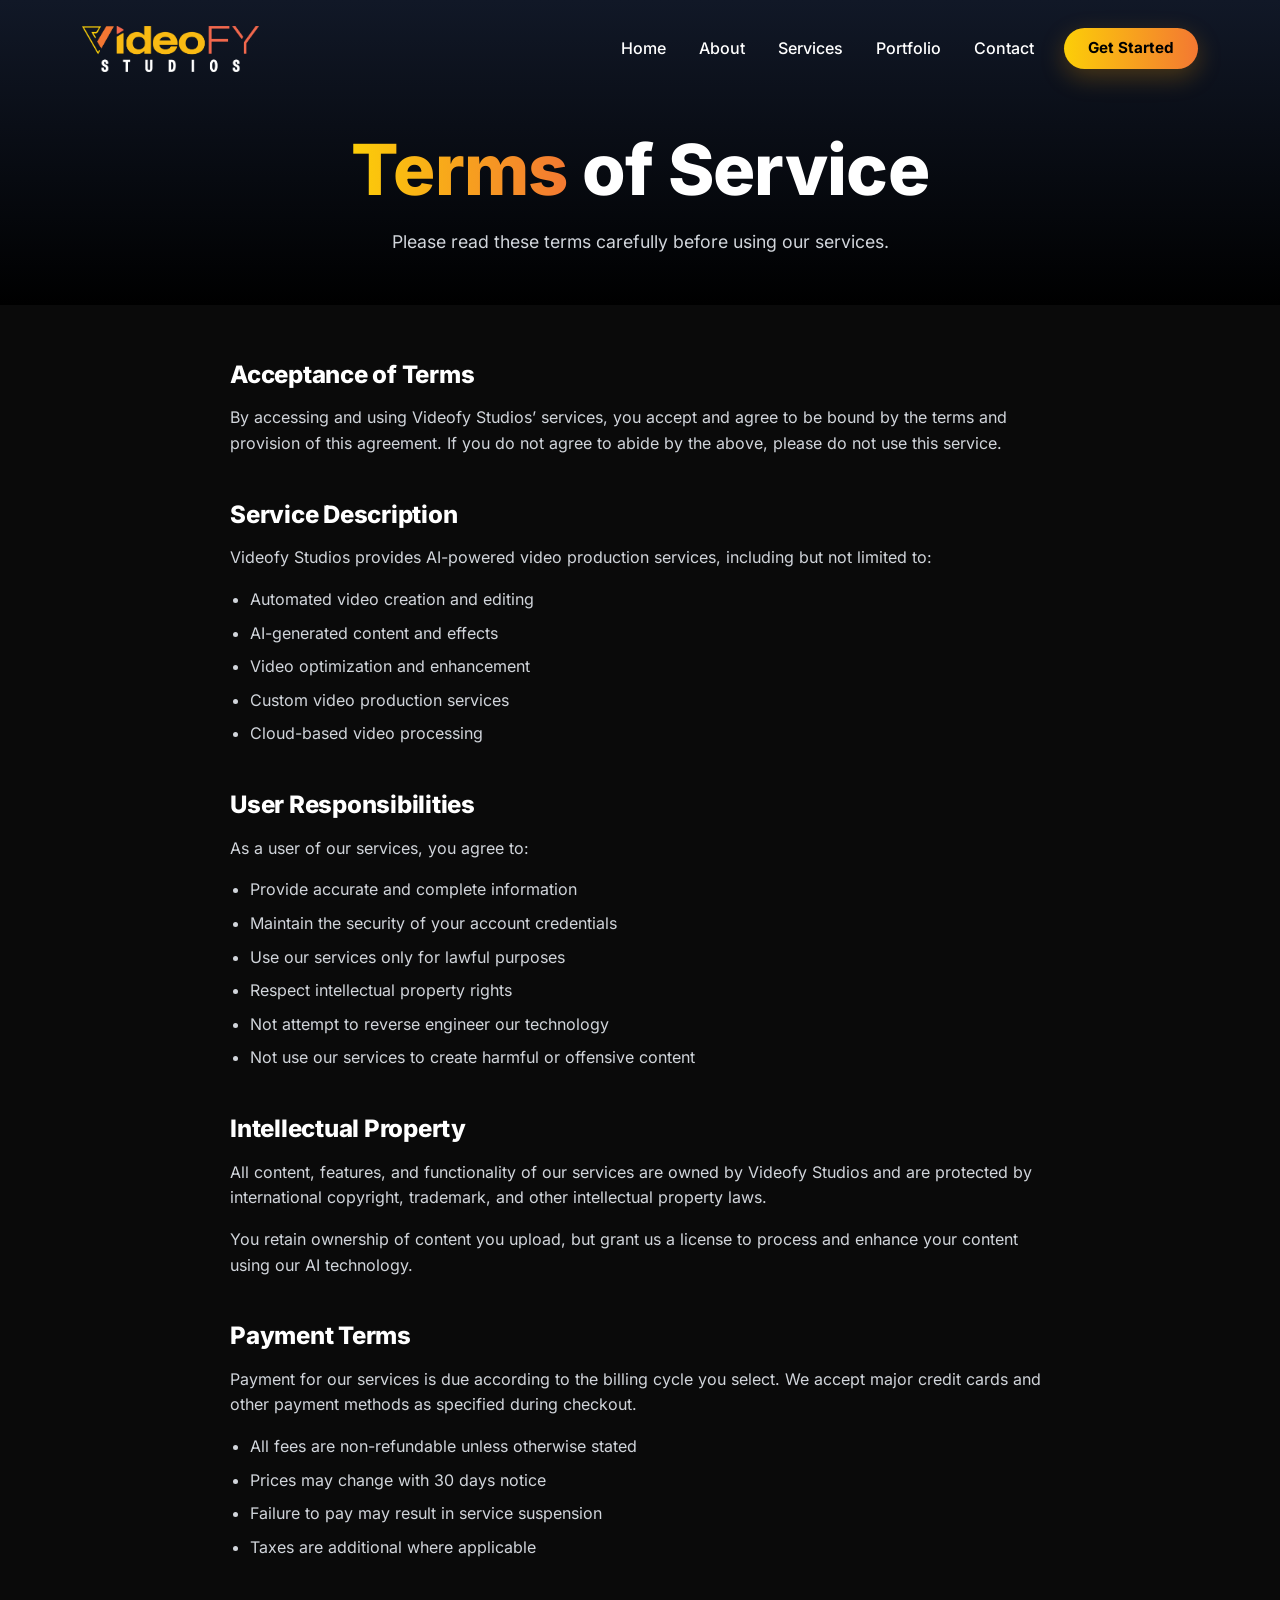
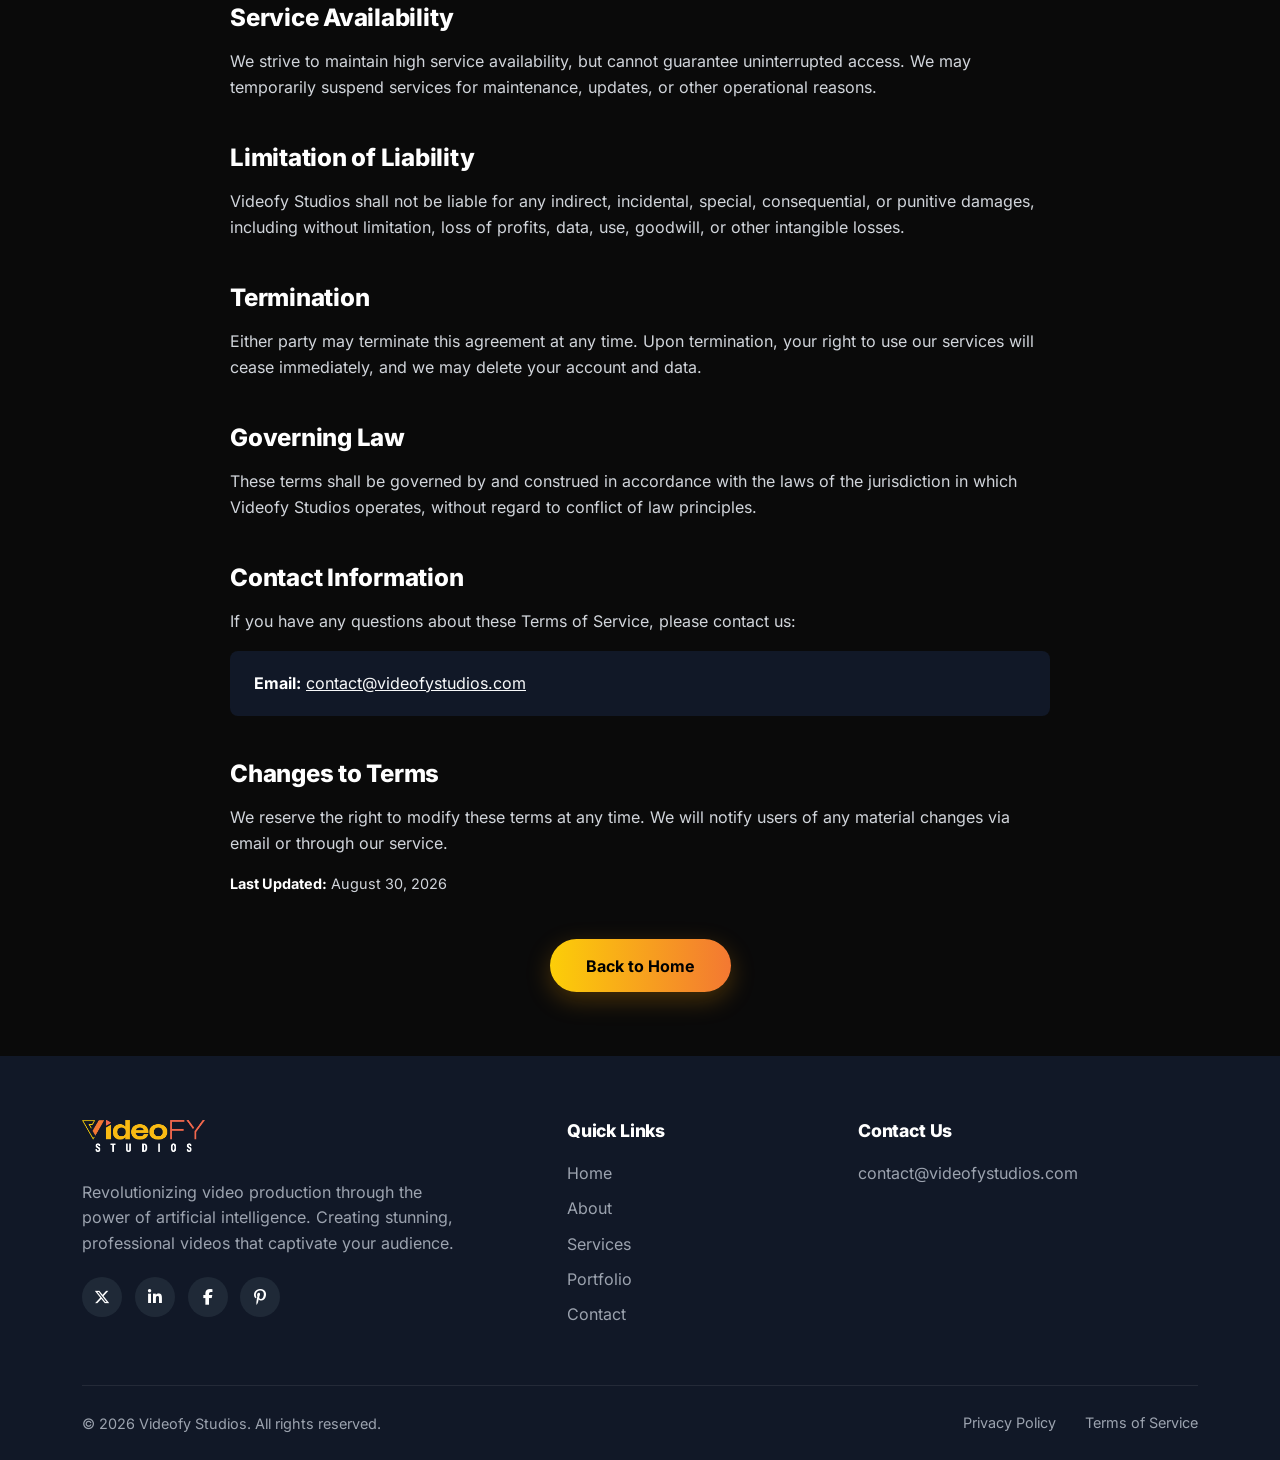
<file: terms.html>
<!DOCTYPE html>
<html lang="en">
<head>
  <meta charset="UTF-8">
  <meta name="viewport" content="width=device-width, initial-scale=1.0">
  <title>Terms of Service | Videofy Studios</title>
  <meta name="description" content="Videofy Studios Terms of Service. Please read these terms carefully before using our services.">
  <meta name="robots" content="index, follow">
  <link rel="canonical" href="https://videofystudios.com/terms">

  <!-- Open Graph -->
  <meta property="og:type" content="website">
  <meta property="og:site_name" content="Videofy Studios">
  <meta property="og:title" content="Terms of Service | Videofy Studios">
  <meta property="og:description" content="Please read these terms carefully before using our services.">
  <meta property="og:url" content="https://videofystudios.com/terms">

  <link rel="icon" type="image/png" href="images/favicon.png">

  <!-- Vendor CSS -->
  <link rel="stylesheet" href="assets/vendor/bootstrap/bootstrap.min.css">
  <link rel="stylesheet" href="assets/vendor/fontawesome/all.min.css">

  <!-- Site CSS -->
  <link rel="stylesheet" href="css/style.css">

  <!-- Flags for progressive enhancement (see css/style.css reveal rules) -->
  <script>document.documentElement.classList.add('js');</script>
</head>
<body class="legal-page">

  <a class="skip-link" href="#main">Skip to content</a>

  <!-- ======================================================================
       Header / Navigation
       ====================================================================== -->
  <header class="site-header" id="siteHeader">
    <nav class="navbar navbar-expand-lg" id="siteNav" aria-label="Main navigation">
      <div class="container">
        <a class="navbar-brand" href="index.html" aria-label="Videofy Studios - Home">
          <img class="brand-logo" src="images/logo.png" alt="Videofy Studios" width="1873" height="486">
        </a>

        <button class="navbar-toggler" type="button" data-bs-toggle="offcanvas" data-bs-target="#mobileMenu" aria-controls="mobileMenu" aria-expanded="false" aria-label="Open menu">
          <span class="navbar-toggler-icon"><span></span></span>
        </button>

        <div class="collapse navbar-collapse d-none d-lg-block">
          <ul class="navbar-nav ms-auto">
            <li class="nav-item"><a class="nav-link" href="index.html#home">Home</a></li>
            <li class="nav-item"><a class="nav-link" href="index.html#about">About</a></li>
            <li class="nav-item"><a class="nav-link" href="index.html#services">Services</a></li>
            <li class="nav-item"><a class="nav-link" href="index.html#portfolio">Portfolio</a></li>
            <li class="nav-item"><a class="nav-link" href="index.html#contact">Contact</a></li>
            <li class="nav-item"><a class="btn btn-gradient nav-cta" href="index.html#contact">Get Started</a></li>
          </ul>
        </div>
      </div>
    </nav>
  </header>

  <!-- Mobile offcanvas menu -->
  <div class="offcanvas offcanvas-end mobile-menu" tabindex="-1" id="mobileMenu" aria-labelledby="mobileMenuLabel">
    <div class="offcanvas-header">
      <img class="brand-logo" src="images/logo.png" alt="Videofy Studios" width="1873" height="486">
      <button type="button" class="btn-close" data-bs-dismiss="offcanvas" aria-label="Close menu"></button>
    </div>
    <div class="offcanvas-body">
      <nav aria-label="Mobile navigation">
        <ul class="navbar-nav">
          <li class="nav-item"><a class="nav-link" href="index.html#home">Home</a></li>
          <li class="nav-item"><a class="nav-link" href="index.html#about">About</a></li>
          <li class="nav-item"><a class="nav-link" href="index.html#services">Services</a></li>
          <li class="nav-item"><a class="nav-link" href="index.html#portfolio">Portfolio</a></li>
          <li class="nav-item"><a class="nav-link" href="index.html#contact">Contact</a></li>
        </ul>
        <a class="btn btn-gradient nav-cta" href="index.html#contact">Get Started Today</a>
      </nav>
    </div>
  </div>

  <main id="main">

    <!-- Page header -->
    <div class="legal-hero">
      <div class="container">
        <h1><span class="text-gradient">Terms</span> of Service</h1>
        <p class="legal-lead">
          Please read these terms carefully before using our services.
        </p>
      </div>
    </div>

    <!-- Content -->
    <div class="legal-content">
      <div class="container">
        <div class="legal-wrap">

          <section class="legal-section">
            <h2>Acceptance of Terms</h2>
            <p>
              By accessing and using Videofy Studios&rsquo; services, you accept
              and agree to be bound by the terms and provision of this agreement.
              If you do not agree to abide by the above, please do not use this
              service.
            </p>
          </section>

          <section class="legal-section">
            <h2>Service Description</h2>
            <p>
              Videofy Studios provides AI-powered video production services,
              including but not limited to:
            </p>
            <ul class="legal-list">
              <li>Automated video creation and editing</li>
              <li>AI-generated content and effects</li>
              <li>Video optimization and enhancement</li>
              <li>Custom video production services</li>
              <li>Cloud-based video processing</li>
            </ul>
          </section>

          <section class="legal-section">
            <h2>User Responsibilities</h2>
            <p>As a user of our services, you agree to:</p>
            <ul class="legal-list">
              <li>Provide accurate and complete information</li>
              <li>Maintain the security of your account credentials</li>
              <li>Use our services only for lawful purposes</li>
              <li>Respect intellectual property rights</li>
              <li>Not attempt to reverse engineer our technology</li>
              <li>Not use our services to create harmful or offensive content</li>
            </ul>
          </section>

          <section class="legal-section">
            <h2>Intellectual Property</h2>
            <p>
              All content, features, and functionality of our services are owned
              by Videofy Studios and are protected by international copyright,
              trademark, and other intellectual property laws.
            </p>
            <p>
              You retain ownership of content you upload, but grant us a license
              to process and enhance your content using our AI technology.
            </p>
          </section>

          <section class="legal-section">
            <h2>Payment Terms</h2>
            <p>
              Payment for our services is due according to the billing cycle you
              select. We accept major credit cards and other payment methods as
              specified during checkout.
            </p>
            <ul class="legal-list">
              <li>All fees are non-refundable unless otherwise stated</li>
              <li>Prices may change with 30 days notice</li>
              <li>Failure to pay may result in service suspension</li>
              <li>Taxes are additional where applicable</li>
            </ul>
          </section>

          <section class="legal-section">
            <h2>Service Availability</h2>
            <p>
              We strive to maintain high service availability, but cannot
              guarantee uninterrupted access. We may temporarily suspend services
              for maintenance, updates, or other operational reasons.
            </p>
          </section>

          <section class="legal-section">
            <h2>Limitation of Liability</h2>
            <p>
              Videofy Studios shall not be liable for any indirect, incidental,
              special, consequential, or punitive damages, including without
              limitation, loss of profits, data, use, goodwill, or other
              intangible losses.
            </p>
          </section>

          <section class="legal-section">
            <h2>Termination</h2>
            <p>
              Either party may terminate this agreement at any time. Upon
              termination, your right to use our services will cease immediately,
              and we may delete your account and data.
            </p>
          </section>

          <section class="legal-section">
            <h2>Governing Law</h2>
            <p>
              These terms shall be governed by and construed in accordance with
              the laws of the jurisdiction in which Videofy Studios operates,
              without regard to conflict of law principles.
            </p>
          </section>

          <section class="legal-section">
            <h2>Contact Information</h2>
            <p>
              If you have any questions about these Terms of Service, please
              contact us:
            </p>
            <div class="legal-box">
              <p class="mb-0"><strong>Email:</strong> <a href="mailto:contact@videofystudios.com" class="link-light">contact@videofystudios.com</a></p>
            </div>
          </section>

          <section class="legal-section">
            <h2>Changes to Terms</h2>
            <p>
              We reserve the right to modify these terms at any time. We will
              notify users of any material changes via email or through our
              service.
            </p>
            <p class="legal-updated"><strong>Last Updated:</strong> August 30, 2026</p>
          </section>

          <div class="legal-back">
            <a class="btn btn-gradient" href="index.html">Back to Home</a>
          </div>

        </div>
      </div>
    </div>
  </main>

  <!-- ======================================================================
       Footer
       ====================================================================== -->
  <footer class="site-footer">
    <div class="container">
      <div class="row g-4 g-lg-5">
        <div class="col-lg-5">
          <a class="brand-logo d-inline-block" href="index.html" aria-label="Videofy Studios - Home">
            <img class="brand-logo" src="images/logo.png" alt="Videofy Studios" width="1873" height="486">
          </a>
          <p class="footer-about">
            Revolutionizing video production through the power of artificial
            intelligence. Creating stunning, professional videos that captivate
            your audience.
          </p>
          <div class="social-row">
            <a class="social-icon" href="https://x.com/videofystudio" target="_blank" rel="noopener noreferrer" aria-label="Videofy Studios on X (Twitter)">
              <i class="fa-brands fa-x-twitter" aria-hidden="true"></i>
            </a>
            <a class="social-icon" href="https://www.linkedin.com/company/videofyaistudios" target="_blank" rel="noopener noreferrer" aria-label="Videofy Studios on LinkedIn">
              <i class="fa-brands fa-linkedin-in" aria-hidden="true"></i>
            </a>
            <a class="social-icon" href="https://www.facebook.com/profile.php?id=61570953320288" target="_blank" rel="noopener noreferrer" aria-label="Videofy Studios on Facebook">
              <i class="fa-brands fa-facebook-f" aria-hidden="true"></i>
            </a>
            <a class="social-icon" href="https://www.pinterest.com/VideoFYStudios/" target="_blank" rel="noopener noreferrer" aria-label="Videofy Studios on Pinterest">
              <i class="fa-brands fa-pinterest-p" aria-hidden="true"></i>
            </a>
          </div>
        </div>

        <div class="col-md-6 col-lg-3">
          <h3>Quick Links</h3>
          <ul class="footer-links">
            <li><a href="index.html#home">Home</a></li>
            <li><a href="index.html#about">About</a></li>
            <li><a href="index.html#services">Services</a></li>
            <li><a href="index.html#portfolio">Portfolio</a></li>
            <li><a href="index.html#contact">Contact</a></li>
          </ul>
        </div>

        <div class="col-md-6 col-lg-4">
          <h3>Contact Us</h3>
          <div class="footer-contact">
            <address>
              <a href="mailto:contact@videofystudios.com">contact@videofystudios.com</a>
            </address>
          </div>
        </div>
      </div>

      <div class="footer-bottom">
        <p>&copy; <span id="year">2026</span> Videofy Studios. All rights reserved.</p>
        <div class="footer-legal">
          <a href="privacy.html">Privacy Policy</a>
          <a href="terms.html">Terms of Service</a>
        </div>
      </div>
    </div>
  </footer>

  <!-- Vendor JS -->
  <script src="assets/vendor/bootstrap/bootstrap.bundle.min.js" defer></script>
  <!-- Site JS -->
  <script src="js/script.js" defer></script>
</body>
</html>
</file>
<file: css/style.css>
/* ==========================================================================
   Videofy Studios - Main Stylesheet
   Table of contents:
   1.  Variables
   2.  Base / reset
   3.  Typography
   4.  Utilities
   5.  Layout & section shells
   6.  Header / navigation
   7.  Hero
   8.  About
   9.  Services
   10. Portfolio
   11. Contact
   12. Footer
   13. Legal pages (privacy / terms)
   14. Video modal
   15. Reveal-on-scroll animations
   16. Responsive refinements
   17. Accessibility
   ========================================================================== */

/* --------------------------------------------------------------------------
   1. Variables
   -------------------------------------------------------------------------- */
:root {
  /* Brand palette (matches the original site) */
  --background: #0a0a0a;
  --foreground: #ededed;
  --primary: #fcce08;
  --primary-dark: #f6b917;
  --primary-light: #fde44c;
  --secondary: #f37832;
  --secondary-dark: #f1674c;
  --secondary-light: #f58a4e;
  --yellow: #fcce08;
  --orange: #f37832;

  /* Neutral / gray scale */
  --gray-900: #111827;
  --gray-800: #1f2937;
  --gray-700: #374151;
  --gray-600: #4b5563;
  --gray-500: #6b7280;
  --gray-400: #9ca3af;
  --gray-300: #d1d5db;
  --gray-200: #e5e7eb;

  /* Surfaces */
  --bg-alt: var(--gray-900);
  --surface: rgba(31, 41, 55, 0.5);
  --surface-solid: var(--gray-800);
  --surface-input: var(--gray-700);
  --surface-hover: var(--gray-800);
  --border-faint: rgba(252, 206, 8, 0.2);

  /* Typography */
  --font-sans: "Inter", system-ui, -apple-system, "Segoe UI", Roboto, Arial,
    sans-serif;

  /* Spacing / layout */
  --container-max: 1200px;
  --section-pad: clamp(4.5rem, 9vw, 6.5rem);
  --section-head-mb: clamp(2.5rem, 6vw, 4rem);
  --navbar-h: 72px;

  /* Effects */
  --radius: 1rem;
  --radius-sm: 0.5rem;
  --shadow-glow: 0 0 20px rgba(255, 165, 0, 0.3);
  --gradient: linear-gradient(90deg, var(--yellow), var(--orange));
  --transition: all 0.3s ease;
}

/* Local self-hosted Inter variable font (latin subset) */
@font-face {
  font-family: "Inter";
  font-style: normal;
  font-weight: 100 900;
  font-display: swap;
  src: url("../assets/fonts/inter-latin.woff2") format("woff2");
  unicode-range: U+0000-00FF, U+0131, U+0152-0153, U+02BB-02BC, U+02C6,
    U+02DA, U+02DC, U+0304, U+0308, U+0329, U+2000-206F, U+2074, U+20AC,
    U+2122, U+2191, U+2193, U+2212, U+2215, U+FEFF, U+FFFD;
}

/* --------------------------------------------------------------------------
   2. Base / reset
   -------------------------------------------------------------------------- */
*,
*::before,
*::after {
  box-sizing: border-box;
}

html {
  scroll-behavior: smooth;
}

body {
  margin: 0;
  background: var(--background);
  color: var(--foreground);
  font-family: var(--font-sans);
  font-size: 1rem;
  line-height: 1.6;
  -webkit-font-smoothing: antialiased;
  text-rendering: optimizeLegibility;
  overflow-x: hidden;
}

img {
  max-width: 100%;
  height: auto;
  display: block;
}

a {
  color: inherit;
}

ul {
  margin: 0;
  padding: 0;
  list-style: none;
}

::selection {
  background: var(--primary);
  color: #000;
}

/* Custom scrollbar */
::-webkit-scrollbar {
  width: 10px;
}

::-webkit-scrollbar-track {
  background: var(--gray-900);
}

::-webkit-scrollbar-thumb {
  background: var(--secondary-dark);
  border-radius: 5px;
}

::-webkit-scrollbar-thumb:hover {
  background: var(--primary);
}

/* --------------------------------------------------------------------------
   3. Typography
   -------------------------------------------------------------------------- */
h1,
h2,
h3,
h4,
h5,
h6 {
  font-weight: 800;
  line-height: 1.2;
  letter-spacing: -0.01em;
  color: #fff;
  margin: 0 0 0.5em;
}

h1 {
  font-size: clamp(2.1rem, 5.5vw, 4.5rem);
}

h2 {
  font-size: clamp(1.75rem, 3.5vw, 2.75rem);
}

h3 {
  font-size: clamp(1.15rem, 2vw, 1.4rem);
}

p {
  margin: 0 0 1rem;
}

strong {
  color: #fff;
}

/* --------------------------------------------------------------------------
   4. Utilities
   -------------------------------------------------------------------------- */
.text-gradient {
  background: var(--gradient);
  -webkit-background-clip: text;
  background-clip: text;
  color: transparent;
  display: inline-block;
}

.section-head {
  text-align: center;
  max-width: 760px;
  margin: 0 auto var(--section-head-mb);
}

.section-title {
  margin-bottom: 0.75rem;
}

.section-divider {
  width: 4rem;
  height: 4px;
  background: var(--gradient);
  border-radius: 999px;
  margin: 0 auto 1.5rem;
}

.section-lead {
  color: var(--gray-300);
  font-size: clamp(1rem, 2vw, 1.2rem);
  margin: 0;
}

/* Buttons */
.btn-gradient {
  background: var(--gradient);
  color: #000;
  font-weight: 700;
  border: none;
  border-radius: 999px;
  padding: 0.9rem 2.25rem;
  display: inline-flex;
  align-items: center;
  justify-content: center;
  gap: 0.6rem;
  box-shadow: 0 8px 24px rgba(255, 165, 0, 0.25);
  transition: var(--transition);
}

.btn-gradient:hover,
.btn-gradient:focus-visible {
  color: #000;
  transform: translateY(-2px);
  box-shadow: 0 12px 32px rgba(255, 165, 0, 0.4);
}

.btn-gradient:active {
  transform: translateY(0);
}

.btn-demo {
  background: rgba(10, 10, 10, 0.45);
  border: 2px solid rgba(252, 206, 8, 0.55);
  color: #fff;
  font-weight: 700;
  border-radius: 999px;
  padding: 0.85rem 2rem;
  display: inline-flex;
  align-items: center;
  justify-content: center;
  gap: 0.75rem;
  backdrop-filter: blur(6px);
  transition: var(--transition);
}

.btn-demo:hover,
.btn-demo:focus-visible {
  color: #fff;
  border-color: var(--orange);
  background: rgba(243, 120, 50, 0.12);
  transform: translateY(-2px);
}

.btn-demo .icon-circle {
  width: 1.9rem;
  height: 1.9rem;
  flex-shrink: 0;
  border-radius: 50%;
  background: var(--gradient);
  color: #000;
  display: inline-flex;
  align-items: center;
  justify-content: center;
  font-size: 0.7rem;
  padding-left: 2px;
}

/* Gradient icon chip */
.icon-chip {
  width: 4rem;
  height: 4rem;
  flex-shrink: 0;
  border-radius: 50%;
  background: var(--gradient);
  color: #111;
  display: inline-flex;
  align-items: center;
  justify-content: center;
  font-size: 1.5rem;
}

/* --------------------------------------------------------------------------
   5. Layout & section shells
   -------------------------------------------------------------------------- */

/* Keyframe animations used across the design */
@keyframes float-y {
  0%,
  100% {
    transform: translateY(0);
  }
  50% {
    transform: translateY(-18px);
  }
}

@keyframes spin {
  from {
    transform: rotate(0deg);
  }
  to {
    transform: rotate(360deg);
  }
}

@keyframes pulse-scale {
  0%,
  100% {
    transform: scale(1);
  }
  50% {
    transform: scale(1.1);
  }
}

@keyframes pulse-soft {
  0%,
  100% {
    opacity: 0.2;
  }
  50% {
    opacity: 0.45;
  }
}

@keyframes scale-x-pulse {
  0%,
  100% {
    transform: scaleX(0.85);
  }
  50% {
    transform: scaleX(1);
  }
}

@keyframes ring-pulse {
  0% {
    transform: scale(1);
    opacity: 0.7;
  }
  100% {
    transform: scale(1.5);
    opacity: 0;
  }
}

@keyframes bounce-down {
  0%,
  100% {
    transform: translateY(0);
  }
  50% {
    transform: translateY(8px);
  }
}
.container-site {
  max-width: var(--container-max);
}

section[id] {
  scroll-margin-top: 108px;
}

.section-pad {
  padding-block: var(--section-pad);
}

.about-section,
.portfolio-section {
  background: var(--bg-alt);
}

.services-section,
.contact-section {
  background: var(--background);
}

/* --------------------------------------------------------------------------
   6. Header / navigation
   -------------------------------------------------------------------------- */
.site-header {
  position: fixed;
  inset: 0 0 auto 0;
  z-index: 1030;
  padding: 1.1rem 0;
  transition: var(--transition);
}

.site-header.scrolled {
  padding: 0.55rem 0;
  background: rgba(10, 10, 10, 0.92);
  -webkit-backdrop-filter: blur(12px);
  backdrop-filter: blur(12px);
  box-shadow: 0 4px 24px rgba(0, 0, 0, 0.45);
}

.site-header .navbar-brand {
  padding: 0;
  margin-right: 0;
}

.site-header .brand-logo {
  height: 38px;
  width: auto;
}

.site-header .nav-link {
  color: #fff;
  font-weight: 500;
  padding: 0.5rem 0.9rem !important;
  transition: color 0.25s ease;
  position: relative;
}

.site-header .nav-link::after {
  content: "";
  position: absolute;
  left: 0.9rem;
  right: 0.9rem;
  bottom: 0.1rem;
  height: 2px;
  background: var(--gradient);
  border-radius: 2px;
  transform: scaleX(0);
  transform-origin: left;
  transition: transform 0.3s ease;
}

.site-header .nav-link:hover,
.site-header .nav-link.active {
  color: var(--primary);
}

.site-header .nav-link:hover::after,
.site-header .nav-link.active::after {
  transform: scaleX(1);
}

.site-header .navbar-nav {
  align-items: center;
  gap: 0.25rem;
}

.site-header .nav-cta {
  margin-left: 0.75rem;
  padding: 0.55rem 1.5rem;
  font-size: 0.95rem;
}

/* Navbar toggler */
.site-header .navbar-toggler {
  border: none;
  padding: 0.4rem;
  color: #fff;
}

.site-header .navbar-toggler:focus {
  box-shadow: none;
}

.navbar-toggler-icon {
  background-image: none;
  width: 1.75rem;
  height: 1.75rem;
  position: relative;
}

.navbar-toggler-icon::before,
.navbar-toggler-icon::after,
.navbar-toggler-icon span {
  content: "";
  position: absolute;
  left: 0.25rem;
  width: 1.25rem;
  height: 2px;
  background: #fff;
  border-radius: 2px;
  transition: transform 0.3s ease;
}

.navbar-toggler-icon::before {
  top: 0.45rem;
}

.navbar-toggler-icon span {
  top: 0.82rem;
}

.navbar-toggler-icon::after {
  top: 1.19rem;
}

/* Offcanvas (mobile) menu */
.mobile-menu {
  width: min(80vw, 300px);
  background: rgba(8, 8, 8, 0.97);
  -webkit-backdrop-filter: blur(12px);
  backdrop-filter: blur(12px);
  border-left: 1px solid rgba(255, 255, 255, 0.06);
}

.mobile-menu .offcanvas-header {
  padding: 1.25rem 1.5rem;
  border-bottom: 1px solid rgba(255, 255, 255, 0.08);
}

.mobile-menu .brand-logo {
  height: 32px;
  width: auto;
}

.mobile-menu .btn-close {
  filter: invert(1);
  opacity: 0.8;
}

.mobile-menu .offcanvas-body {
  padding: 0.5rem 1.5rem 1.5rem;
}

.mobile-menu .nav-link {
  color: #fff;
  font-size: 1.05rem;
  font-weight: 500;
  padding: 1rem 0 !important;
  border-bottom: 1px solid rgba(255, 255, 255, 0.08);
  transition: color 0.25s ease;
}

.mobile-menu .nav-link:hover,
.mobile-menu .nav-link:focus-visible {
  color: var(--primary);
}

.mobile-menu .nav-cta {
  margin-top: 1.5rem;
  width: 100%;
}

/* --------------------------------------------------------------------------
   7. Hero
   -------------------------------------------------------------------------- */
.hero {
  position: relative;
  min-height: 100svh;
  display: flex;
  align-items: center;
  overflow: hidden;
  padding: calc(var(--navbar-h) + 2.5rem) 0 4rem;
  background: linear-gradient(180deg, #000 0%, var(--gray-900) 50%, #000 100%);
  isolation: isolate;
}

.hero-bg,
.hero-overlay {
  position: absolute;
  inset: 0;
  pointer-events: none;
}

.hero-canvas {
  position: absolute;
  inset: 0;
  width: 100%;
  height: 100%;
}

.hero-overlay {
  z-index: 1;
  background: linear-gradient(
    180deg,
    rgba(0, 0, 0, 0.6) 0%,
    rgba(0, 0, 0, 0.4) 50%,
    rgba(0, 0, 0, 0.6) 100%
  );
}

.hero-content {
  position: relative;
  z-index: 3;
}

/* Floating background decorations */
.parallax {
  position: absolute;
  will-change: transform;
}

.hero-orb {
  width: 9rem;
  height: 9rem;
  border-radius: 50%;
  filter: blur(48px);
  opacity: 0.2;
}

.hero-orb-1 {
  top: 22%;
  left: 20%;
  background: var(--yellow);
  animation: float-y 6s ease-in-out infinite;
}

.hero-orb-2 {
  bottom: 22%;
  right: 18%;
  background: var(--orange);
  animation: float-y 7s ease-in-out 1s infinite;
}

.hero-shape {
  position: absolute;
  opacity: 0.12;
}

.hero-shape-1 {
  top: 30%;
  right: 30%;
  width: 5rem;
  height: 5rem;
  background: linear-gradient(135deg, var(--yellow), var(--orange));
  transform: rotate(45deg);
  animation: spin 20s linear infinite;
}

.hero-shape-2 {
  bottom: 30%;
  left: 28%;
  width: 4rem;
  height: 4rem;
  background: linear-gradient(135deg, var(--orange), var(--yellow));
  border-radius: 50%;
  animation: pulse-scale 4s ease-in-out infinite;
}

.hero-icon {
  color: var(--yellow);
  opacity: 0.22;
  font-size: 2.25rem;
}

.hero-icon-sm {
  font-size: 1.75rem;
}

.hero-icon-1 {
  top: 20%;
  left: 14%;
  animation: float-y 5s ease-in-out infinite;
}

.hero-icon-2 {
  top: 62%;
  right: 12%;
  color: var(--orange);
  animation: float-y 4.5s ease-in-out 0.5s infinite;
}

.hero-icon-3 {
  bottom: 22%;
  left: 18%;
  color: var(--orange);
  animation: float-y 5.5s ease-in-out 1.5s infinite;
}

.hero-icon-4 {
  top: 46%;
  right: 28%;
  animation: float-y 7s ease-in-out 0.8s infinite;
}

/* Hero text column */
.hero-badge {
  display: inline-block;
  padding: 0.5rem 1.4rem;
  background: var(--gradient);
  color: #000;
  border-radius: 999px;
  font-size: 0.8rem;
  font-weight: 700;
  letter-spacing: 0.08em;
  box-shadow: var(--shadow-glow);
  margin-bottom: 1.5rem;
}

.hero-title {
  font-size: clamp(2.1rem, 5.5vw, 4.5rem);
  font-weight: 800;
  color: #fff;
  margin-bottom: 0.75rem;
  line-height: 1.12;
}

.hero-subtitle {
  font-size: clamp(1.25rem, 3.5vw, 2.75rem);
  margin-top: 0.5rem;
}

.hero-desc {
  color: var(--gray-300);
  font-size: clamp(1rem, 1.8vw, 1.25rem);
  max-width: 40rem;
  line-height: 1.7;
  margin-bottom: 2rem;
}

.hero-stats {
  display: flex;
  flex-wrap: wrap;
  gap: 1.5rem 2rem;
  justify-content: center;
  margin-bottom: 2.25rem;
}

.hero-stat {
  display: flex;
  align-items: center;
  gap: 0.85rem;
}

.hero-stat .icon-chip {
  width: 2.6rem;
  height: 2.6rem;
  font-size: 0.95rem;
  animation: pulse-scale 3s ease-in-out infinite;
}

.hero-stat-value {
  color: #fff;
  font-weight: 700;
  font-size: clamp(1.05rem, 2vw, 1.3rem);
  line-height: 1.2;
}

.hero-stat-label {
  color: var(--gray-400);
  font-size: 0.8rem;
}

.hero-cta {
  display: flex;
  flex-direction: column;
  gap: 0.85rem;
}

/* Demo video card */
.demo-card-wrap {
  position: relative;
  z-index: 3;
  perspective: 1200px;
}

.demo-card {
  padding: 2px;
  background: linear-gradient(135deg, var(--yellow), var(--orange));
  border-radius: var(--radius);
  box-shadow: 0 0 40px rgba(251, 191, 36, 0.25);
}

.demo-card-inner {
  position: relative;
  background: linear-gradient(135deg, #1a1a1a, #000);
  border-radius: calc(var(--radius) - 2px);
  overflow: hidden;
  aspect-ratio: 16 / 9;
}

.demo-card-sheen {
  position: absolute;
  inset: 0;
  background: linear-gradient(
    90deg,
    rgba(252, 206, 8, 0.14),
    rgba(243, 120, 50, 0.14)
  );
  animation: pulse-soft 3s ease-in-out infinite;
}

.demo-card-bar {
  position: absolute;
  top: 0;
  left: 0;
  height: 3px;
  width: 100%;
  background: var(--gradient);
  transform-origin: left;
  animation: scale-x-pulse 4s ease-in-out infinite;
}

.demo-card-play {
  position: absolute;
  inset: 0;
  display: flex;
  align-items: center;
  justify-content: center;
  z-index: 2;
}

.demo-card-play .play-btn {
  position: relative;
  width: 5rem;
  height: 5rem;
  border-radius: 50%;
  border: none;
  background: var(--gradient);
  color: #000;
  font-size: 1.4rem;
  display: inline-flex;
  align-items: center;
  justify-content: center;
  padding-left: 4px;
  cursor: pointer;
  box-shadow: 0 8px 24px rgba(0, 0, 0, 0.5);
  transition: var(--transition);
}

.demo-card-play .play-btn:hover,
.demo-card-play .play-btn:focus-visible {
  transform: scale(1.1);
}

.play-btn-ring {
  position: absolute;
  inset: 0;
  border-radius: 50%;
  border: 2px solid rgba(255, 255, 255, 0.35);
  animation: ring-pulse 2s ease-out infinite;
}

.demo-card-bottom {
  position: absolute;
  left: 1.25rem;
  right: 1.25rem;
  bottom: 1rem;
  z-index: 2;
}

.demo-card-info {
  display: flex;
  align-items: center;
  justify-content: space-between;
  gap: 0.75rem;
}

.demo-card-meta {
  display: flex;
  align-items: center;
  gap: 0.75rem;
  min-width: 0;
}

.demo-card-logo {
  width: 2.5rem;
  height: 2.5rem;
  flex-shrink: 0;
  border-radius: 50%;
  overflow: hidden;
  padding: 2px;
}

.demo-card-logo img {
  width: 100%;
  height: 100%;
  object-fit: cover;
  border-radius: 50%;
}

.demo-card-title-btn {
  background: none;
  border: none;
  color: #fff;
  font-weight: 600;
  font-size: 1rem;
  padding: 0;
  text-align: left;
  transition: color 0.25s ease;
}

.demo-card-title-btn:hover,
.demo-card-title-btn:focus-visible {
  color: var(--primary);
}

.demo-card-sub {
  color: var(--gray-300);
  font-size: 0.8rem;
  margin: 0;
}

.demo-card-dur {
  text-align: right;
  flex-shrink: 0;
}

.demo-card-dur .dur {
  color: var(--primary);
  font-weight: 500;
  font-size: 0.9rem;
}

.demo-card-dur .quality {
  color: var(--gray-400);
  font-size: 0.75rem;
}

.demo-card-progress {
  margin-top: 0.7rem;
  height: 4px;
  border-radius: 999px;
  background: rgba(255, 255, 255, 0.2);
  overflow: hidden;
}

.demo-card-progress .fill {
  height: 100%;
  width: 60%;
  background: var(--gradient);
  border-radius: 999px;
}

/* Scroll indicator */
.scroll-indicator {
  position: absolute;
  bottom: 1.5rem;
  left: 50%;
  transform: translateX(-50%);
  z-index: 3;
  display: none;
  flex-direction: column;
  align-items: center;
  gap: 0.35rem;
  color: rgba(255, 255, 255, 0.7);
  font-size: 0.85rem;
  text-decoration: none;
}

.scroll-indicator i {
  animation: bounce-down 2s ease-in-out infinite;
}

/* --------------------------------------------------------------------------
   8. About
   -------------------------------------------------------------------------- */
.value-card {
  background: var(--surface);
  border: 1px solid var(--border-faint);
  border-radius: var(--radius);
  padding: 2rem 1.75rem;
  text-align: center;
  height: 100%;
  transition: var(--transition);
}

.value-card:hover {
  background: var(--surface-hover);
  transform: translateY(-4px);
  border-color: rgba(252, 206, 8, 0.45);
}

.value-card .icon-chip {
  margin-bottom: 1.25rem;
}

.value-card h3 {
  margin-bottom: 0.75rem;
}

.value-card p {
  color: var(--gray-300);
  margin: 0;
}

/* --------------------------------------------------------------------------
   9. Services
   -------------------------------------------------------------------------- */
.service-card {
  position: relative;
  background: var(--surface);
  border: 1px solid var(--border-faint);
  border-radius: var(--radius);
  padding: 2rem 1.75rem;
  text-align: center;
  height: 100%;
  overflow: hidden;
  transition: var(--transition);
}

.service-card:hover {
  background: var(--surface-hover);
  transform: translateY(-4px);
  border-color: rgba(252, 206, 8, 0.45);
}

.service-card .icon-chip {
  margin-bottom: 1.25rem;
  transition: transform 0.3s ease;
}

.service-card:hover .icon-chip {
  transform: scale(1.12);
}

.service-card h3 {
  margin-bottom: 0.75rem;
}

.service-card > p {
  color: var(--gray-300);
  margin-bottom: 1.25rem;
}

.service-card .service-link {
  color: var(--primary);
  font-weight: 600;
  text-decoration: none;
  display: inline-flex;
  align-items: center;
  gap: 0.4rem;
  transition: color 0.25s ease;
}

.service-card .service-link:hover,
.service-card .service-link:focus-visible {
  color: var(--secondary);
}

.coming-soon {
  position: absolute;
  top: 1rem;
  right: 1rem;
  background: var(--gradient);
  color: #000;
  font-size: 0.7rem;
  font-weight: 700;
  padding: 0.3rem 0.8rem;
  border-radius: 999px;
  letter-spacing: 0.03em;
}

/* --------------------------------------------------------------------------
   10. Portfolio
   -------------------------------------------------------------------------- */
.filter-bar {
  display: flex;
  flex-wrap: wrap;
  justify-content: center;
  gap: 0.6rem;
  margin-bottom: 2.5rem;
}

.filter-btn {
  border: 1px solid var(--gray-600);
  background: var(--gray-800);
  color: var(--gray-300);
  border-radius: 999px;
  padding: 0.5rem 1.4rem;
  font-size: 0.95rem;
  font-weight: 500;
  transition: var(--transition);
}

.filter-btn:hover,
.filter-btn:focus-visible {
  background: var(--gray-700);
  color: #fff;
}

.filter-btn.active {
  background: var(--gradient);
  border-color: transparent;
  color: #000;
  font-weight: 700;
}

.portfolio-card {
  height: 100%;
}

.portfolio-card .card-media {
  position: relative;
  border-radius: var(--radius);
  overflow: hidden;
  aspect-ratio: 16 / 9;
  background: var(--gray-800);
}

.portfolio-card img {
  width: 100%;
  height: 100%;
  object-fit: cover;
  transition: transform 0.6s ease;
}

.portfolio-card:hover img {
  transform: scale(1.08);
}

.card-media-overlay {
  position: absolute;
  inset: 0;
  background: linear-gradient(
    180deg,
    rgba(0, 0, 0, 0.1) 0%,
    rgba(0, 0, 0, 0.65) 100%
  );
  display: flex;
  align-items: center;
  justify-content: center;
  opacity: 0;
  transition: opacity 0.35s ease;
}

.portfolio-card:hover .card-media-overlay,
.portfolio-card:focus-within .card-media-overlay {
  opacity: 1;
}

.overlay-play {
  width: 3.5rem;
  height: 3.5rem;
  border-radius: 50%;
  background: var(--gradient);
  color: #000;
  display: inline-flex;
  align-items: center;
  justify-content: center;
  padding-left: 3px;
  box-shadow: 0 6px 18px rgba(0, 0, 0, 0.4);
}

.card-media-overlay .play-hint {
  position: absolute;
  bottom: 0.9rem;
  color: #fff;
  font-weight: 600;
  font-size: 0.9rem;
}

.portfolio-card .card-caption {
  padding: 1rem 0.25rem 0;
}

.portfolio-card .card-caption h3 {
  font-size: 1.05rem;
  margin-bottom: 0.35rem;
  color: #fff;
}

.card-cat {
  display: inline-block;
  color: var(--primary);
  text-transform: uppercase;
  font-size: 0.72rem;
  font-weight: 700;
  letter-spacing: 0.08em;
}

/* --------------------------------------------------------------------------
   11. Contact
   -------------------------------------------------------------------------- */
.contact-form {
  background: var(--surface-solid);
  border-radius: var(--radius);
  padding: clamp(1.5rem, 4vw, 2.5rem);
  height: 100%;
}

.contact-form label {
  color: var(--gray-300);
  font-size: 0.9rem;
  margin-bottom: 0.4rem;
  font-weight: 500;
}

.form-control,
.form-select {
  background-color: var(--surface-input);
  border: 1px solid var(--gray-600);
  color: #fff;
  border-radius: var(--radius-sm);
  padding: 0.7rem 1rem;
  font-size: 1rem;
  transition: var(--transition);
}

.form-control::placeholder {
  color: var(--gray-500);
}

.form-control:focus,
.form-select:focus {
  background-color: var(--surface-input);
  border-color: var(--primary);
  color: #fff;
  box-shadow: 0 0 0 0.2rem rgba(252, 206, 8, 0.16);
}

.form-control.is-invalid {
  border-color: #f87171;
  background-image: none;
}

.form-control.is-invalid:focus {
  box-shadow: 0 0 0 0.2rem rgba(248, 113, 113, 0.2);
}

.invalid-feedback {
  color: #fca5a5;
  font-size: 0.82rem;
}

.form-status {
  border-radius: var(--radius-sm);
  padding: 0.9rem 1.1rem;
  margin-bottom: 1.5rem;
  font-size: 0.95rem;
  display: none;
}

.form-status.show {
  display: block;
}

.form-status.success {
  background: rgba(34, 197, 94, 0.15);
  color: #86efac;
  border: 1px solid rgba(34, 197, 94, 0.35);
}

.form-status.error {
  background: rgba(239, 68, 68, 0.15);
  color: #fca5a5;
  border: 1px solid rgba(239, 68, 68, 0.35);
}

.btn-submit {
  width: 100%;
  border-radius: var(--radius-sm);
  padding: 0.85rem 1.5rem;
}

.info-card {
  background: var(--surface-solid);
  border-radius: var(--radius);
  padding: clamp(1.5rem, 4vw, 2.5rem);
  height: 100%;
}

.info-card h3 {
  margin-bottom: 1.75rem;
}

.contact-row {
  display: flex;
  align-items: flex-start;
  gap: 1rem;
  margin-bottom: 1.5rem;
}

.contact-row .icon-chip {
  width: 2.75rem;
  height: 2.75rem;
  font-size: 1rem;
}

.contact-row h4 {
  font-size: 1rem;
  margin-bottom: 0.25rem;
}

.contact-row p {
  color: var(--gray-300);
  margin: 0;
  word-break: break-word;
}

.social-row {
  display: flex;
  flex-wrap: wrap;
  gap: 0.8rem;
}

.social-icon {
  width: 2.75rem;
  height: 2.75rem;
  border-radius: 50%;
  background: var(--gray-700);
  color: #fff;
  display: inline-flex;
  align-items: center;
  justify-content: center;
  font-size: 1rem;
  text-decoration: none;
  transition: var(--transition);
}

.social-icon:hover,
.social-icon:focus-visible {
  background: var(--gradient);
  color: #000;
  transform: translateY(-3px);
}

/* --------------------------------------------------------------------------
   12. Footer
   -------------------------------------------------------------------------- */
.site-footer {
  background: var(--bg-alt);
  color: #fff;
  padding-top: 4rem;
}

.site-footer .brand-logo {
  height: 32px;
  width: auto;
  margin-bottom: 1.25rem;
}

.site-footer h3 {
  font-size: 1.1rem;
  margin-bottom: 1.25rem;
}

.site-footer .footer-about {
  color: var(--gray-400);
  max-width: 24rem;
}

.site-footer .social-row {
  margin-top: 1.25rem;
}

.site-footer .social-icon {
  background: var(--gray-800);
  width: 2.5rem;
  height: 2.5rem;
}

.footer-links li {
  margin-bottom: 0.6rem;
}

.footer-links a {
  color: var(--gray-400);
  text-decoration: none;
  transition: color 0.25s ease;
}

.footer-links a:hover,
.footer-links a:focus-visible {
  color: var(--primary);
}

.footer-contact address {
  color: var(--gray-400);
  font-style: normal;
}

.footer-contact a {
  color: var(--gray-400);
  text-decoration: none;
  transition: color 0.25s ease;
}

.footer-contact a:hover,
.footer-contact a:focus-visible {
  color: var(--primary);
}

.footer-bottom {
  border-top: 1px solid rgba(255, 255, 255, 0.08);
  margin-top: 3rem;
  padding: 1.5rem 0;
  display: flex;
  flex-direction: column;
  gap: 0.75rem;
  align-items: center;
  text-align: center;
}

.footer-bottom p {
  color: var(--gray-400);
  font-size: 0.9rem;
  margin: 0;
}

.footer-legal a {
  color: var(--gray-400);
  text-decoration: none;
  font-size: 0.9rem;
  transition: color 0.25s ease;
}

.footer-legal a:hover,
.footer-legal a:focus-visible {
  color: var(--primary);
}

.footer-legal a + a {
  margin-left: 1.5rem;
}

/* --------------------------------------------------------------------------
   13. Legal pages (privacy / terms)
   -------------------------------------------------------------------------- */
.legal-page {
  background: var(--background);
  color: var(--foreground);
}

.legal-hero {
  padding: calc(var(--navbar-h) + 3.5rem) 0 3rem;
  background: linear-gradient(180deg, var(--gray-900), #000);
  text-align: center;
}

.legal-hero h1 {
  margin-bottom: 1rem;
}

.legal-hero .legal-lead {
  color: var(--gray-300);
  font-size: 1.1rem;
  max-width: 46rem;
  margin: 0 auto;
}

.legal-content {
  padding: 3.5rem 0 4rem;
}

.legal-wrap {
  max-width: 820px;
  margin: 0 auto;
}

.legal-section {
  margin-bottom: 2.75rem;
}

.legal-section h2 {
  font-size: 1.5rem;
  margin-bottom: 1rem;
}

.legal-section p {
  color: var(--gray-300);
}

.legal-list {
  list-style: disc;
  padding-left: 1.25rem;
  color: var(--gray-300);
  display: grid;
  gap: 0.5rem;
}

.legal-box {
  background: var(--gray-900);
  border-radius: var(--radius-sm);
  padding: 1.25rem 1.5rem;
  color: var(--gray-300);
}

.legal-updated {
  color: var(--gray-500);
  font-size: 0.9rem;
}

.legal-back {
  text-align: center;
  margin-top: 2.5rem;
}

/* --------------------------------------------------------------------------
   14. Video modal
   -------------------------------------------------------------------------- */
.video-modal .modal-content {
  background: #000;
  border: 1px solid rgba(255, 255, 255, 0.12);
  border-radius: var(--radius);
  overflow: hidden;
}

.video-modal .modal-header {
  border-bottom: 1px solid rgba(255, 255, 255, 0.08);
  padding: 1.25rem 1.5rem;
  flex-wrap: wrap;
}

.video-modal .modal-title {
  font-size: 1.15rem;
  margin-bottom: 0.15rem;
}

.video-modal .modal-cat {
  color: var(--primary);
  text-transform: uppercase;
  font-size: 0.75rem;
  font-weight: 700;
  letter-spacing: 0.08em;
  margin: 0;
}

.video-modal .btn-close {
  filter: invert(1);
}

.video-embed {
  background: #000;
}

/* --------------------------------------------------------------------------
   15. Reveal-on-scroll animations
   -------------------------------------------------------------------------- */
.js .reveal {
  opacity: 0;
  transform: translateY(26px);
  transition: opacity 0.7s ease, transform 0.7s ease;
}

.js .reveal.is-visible {
  opacity: 1;
  transform: none;
}

/* --------------------------------------------------------------------------
   16. Responsive refinements
   -------------------------------------------------------------------------- */
@media (min-width: 992px) {
  .site-header .brand-logo {
    height: 46px;
  }

  .hero {
    padding-top: var(--navbar-h);
  }

  .hero-stats {
    justify-content: flex-start;
  }

  .hero-cta {
    flex-direction: row;
  }

  .scroll-indicator {
    display: flex;
  }
}

@media (min-width: 576px) {
  .hero-cta {
    flex-direction: row;
  }

  .hero-cta .btn-gradient,
  .hero-cta .btn-demo {
    min-width: 0;
  }

  .footer-bottom {
    flex-direction: row;
    justify-content: space-between;
    text-align: left;
  }
}

/* --------------------------------------------------------------------------
   17. Accessibility
   -------------------------------------------------------------------------- */
.skip-link {
  position: absolute;
  top: -100px;
  left: 1rem;
  z-index: 2000;
  background: var(--primary);
  color: #000;
  font-weight: 700;
  padding: 0.75rem 1.25rem;
  border-radius: 0 0 var(--radius-sm) var(--radius-sm);
  text-decoration: none;
  transition: top 0.25s ease;
}

.skip-link:focus-visible {
  top: 0;
}

:focus-visible {
  outline: 3px solid rgba(252, 206, 8, 0.7);
  outline-offset: 2px;
}

.btn-gradient:focus-visible,
.btn-demo:focus-visible,
.filter-btn:focus-visible {
  outline-offset: 3px;
}

@media (prefers-reduced-motion: reduce) {
  html {
    scroll-behavior: auto;
  }

  *,
  *::before,
  *::after {
    animation-duration: 0.01ms !important;
    animation-iteration-count: 1 !important;
    transition-duration: 0.01ms !important;
  }

  .js .reveal {
    opacity: 1;
    transform: none;
  }

  .parallax {
    transform: none !important;
  }
}
</file>
